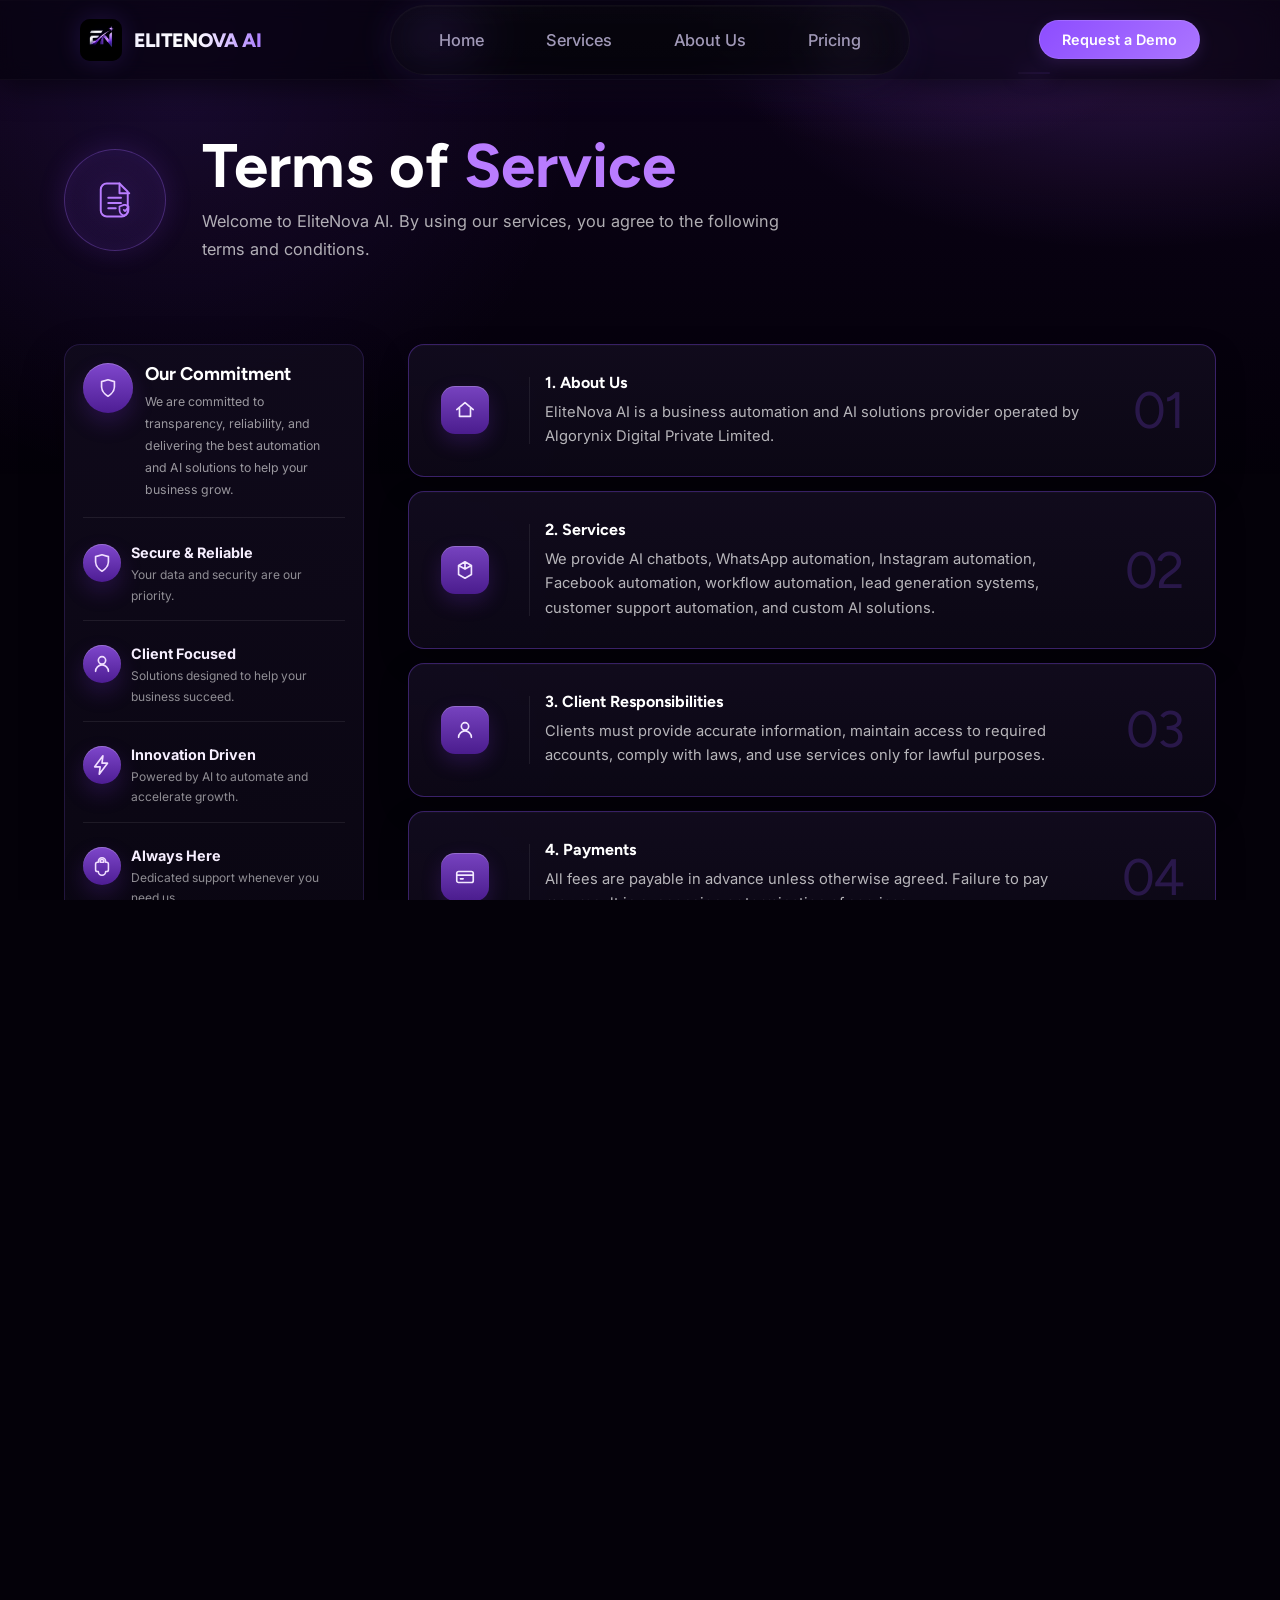
<file: terms-of-service/index.html>
<!DOCTYPE html>
<html lang="en">
<head>
  <meta charset="UTF-8">
  <meta name="viewport" content="width=device-width, initial-scale=1.0">
  <title>Terms of Service | Elitenova AI</title>
  <meta name="description" content="Read the Elitenova AI Terms of Service and Terms & Conditions for service usage, payment, liability, privacy, and contact details.">
  <link rel="icon" type="image/jpeg" href="../assets/ELITENOVA-LOGO.jpeg">
  <link rel="stylesheet" href="../style.css">
  <link rel="stylesheet" href="../style-legal.css">
</head>
<body class="legal-page terms-page">
  <div id="canvas-container">
    <canvas id="canvas-stars"></canvas>
    <canvas id="canvas-torus"></canvas>
  </div>

  <div class="app-container">
    <div class="ambient-glow"></div>

    <header id="main-header">
      <div class="nav-container">
        <a href="../index.html" class="logo">
          <img src="../assets/ELITENOVA-LOGO.jpeg" alt="Elitenova logo" class="logo-mark">
          <span class="logo-wordmark">ELITENOVA AI</span>
        </a>

        <div class="nav-pill">
          <ul class="nav-menu" id="nav-menu">
            <li><a href="../index.html" class="nav-link">Home</a></li>
            <li><a href="../services/" class="nav-link">Services</a></li>
            <li><a href="../about/" class="nav-link">About Us</a></li>
            <li><a href="../pricing/" class="nav-link">Pricing</a></li>
            <li class="mobile-only"><a href="../index.html#cta" class="nav-cta-mobile">Request a Demo</a></li>
          </ul>
        </div>

        <div style="display: flex; align-items: center; gap: 16px;">
          <a href="../index.html#cta" class="nav-cta">Request a Demo</a>
          <div class="menu-toggle" id="menu-toggle">
            <span></span>
            <span></span>
            <span></span>
          </div>
        </div>
      </div>
    </header>

    <main>
      <div class="legal-shell">
        <section class="legal-hero terms-hero">
          <div class="terms-hero-icon" aria-hidden="true">
            <svg viewBox="0 0 64 64">
              <path d="M21 10h17l11 11v25a8 8 0 0 1-8 8H21a8 8 0 0 1-8-8V18a8 8 0 0 1 8-8z" fill="none" stroke="currentColor" stroke-width="2.6"/>
              <path d="M38 10v13h13" fill="none" stroke="currentColor" stroke-width="2.6" stroke-linecap="round" stroke-linejoin="round"/>
              <path d="M23 29h17M23 36h17M23 43h10" fill="none" stroke="currentColor" stroke-width="2.6" stroke-linecap="round"/>
              <path d="M46 38.5l4 2.2v4.3c0 3.6-2.4 6.9-6 7.8-3.6-.9-6-4.2-6-7.8v-4.3l6-2.2z" fill="none" stroke="currentColor" stroke-width="2.3" stroke-linejoin="round"/>
              <path d="M43.7 45.1l1.7 1.8 3.2-3.7" fill="none" stroke="currentColor" stroke-width="2.3" stroke-linecap="round" stroke-linejoin="round"/>
            </svg>
          </div>
          <div class="terms-hero-copy">
            <h1 class="legal-title">Terms of <span>Service</span></h1>
            <p class="legal-subtitle">Welcome to EliteNova AI. By using our services, you agree to the following terms and conditions.</p>
          </div>
        </section>

        <section class="legal-layout" aria-label="Terms of service content">
          <aside class="legal-sidebar">
            <div class="terms-sidehead">
              <div class="terms-side-icon" aria-hidden="true">
                <svg viewBox="0 0 24 24"><path d="M12 21s7-4 7-10V5l-7-2-7 2v6c0 6 7 10 7 10z" fill="none" stroke="currentColor" stroke-width="1.8" stroke-linejoin="round"/></svg>
              </div>
              <div>
                <h2>Our Commitment</h2>
                <p>We are committed to transparency, reliability, and delivering the best automation and AI solutions to help your business grow.</p>
              </div>
            </div>

            <ul class="terms-side-list">
              <li>
                <div class="terms-side-badge" aria-hidden="true">
                  <svg viewBox="0 0 24 24"><path d="M12 21s7-4 7-10V5l-7-2-7 2v6c0 6 7 10 7 10z" fill="none" stroke="currentColor" stroke-width="1.8" stroke-linejoin="round"/></svg>
                </div>
                <div>
                  <strong>Secure &amp; Reliable</strong>
                  <span>Your data and security are our priority.</span>
                </div>
              </li>
              <li>
                <div class="terms-side-badge" aria-hidden="true">
                  <svg viewBox="0 0 24 24"><path d="M12 12a4 4 0 1 0-4-4 4 4 0 0 0 4 4zm-7 8a7 7 0 0 1 14 0" fill="none" stroke="currentColor" stroke-width="1.8" stroke-linecap="round"/></svg>
                </div>
                <div>
                  <strong>Client Focused</strong>
                  <span>Solutions designed to help your business succeed.</span>
                </div>
              </li>
              <li>
                <div class="terms-side-badge" aria-hidden="true">
                  <svg viewBox="0 0 24 24"><path d="M13 2L4 14h6l-1 8 9-12h-6l1-8z" fill="none" stroke="currentColor" stroke-width="1.8" stroke-linejoin="round"/></svg>
                </div>
                <div>
                  <strong>Innovation Driven</strong>
                  <span>Powered by AI to automate and accelerate growth.</span>
                </div>
              </li>
              <li>
                <div class="terms-side-badge" aria-hidden="true">
                  <svg viewBox="0 0 24 24"><path d="M12 3a4 4 0 0 1 4 4v1h1a2 2 0 0 1 2 2v6a2 2 0 0 1-2 2h-1a4 4 0 1 1-8 0H7a2 2 0 0 1-2-2v-6a2 2 0 0 1 2-2h1V7a4 4 0 0 1 4-4zm-2 5h4V7a2 2 0 1 0-4 0z" fill="none" stroke="currentColor" stroke-width="1.7" stroke-linejoin="round"/></svg>
                </div>
                <div>
                  <strong>Always Here</strong>
                  <span>Dedicated support whenever you need us.</span>
                </div>
              </li>
            </ul>
          </aside>

          <div class="terms-cards">
            <section class="legal-card terms-card" id="about-us">
              <div class="terms-card-icon" aria-hidden="true">
                <svg viewBox="0 0 24 24"><path d="M3 11.5L12 4l9 7.5M6 10v9h12v-9" fill="none" stroke="currentColor" stroke-width="1.8" stroke-linecap="round" stroke-linejoin="round"/></svg>
              </div>
              <div class="terms-card-copy">
                <h2>1. About Us</h2>
                <p>EliteNova AI is a business automation and AI solutions provider operated by Algorynix Digital Private Limited.</p>
              </div>
              <div class="terms-card-number">01</div>
            </section>

            <section class="legal-card terms-card" id="services">
              <div class="terms-card-icon" aria-hidden="true">
                <svg viewBox="0 0 24 24"><path d="M12 3l7 4v10l-7 4-7-4V7l7-4zm0 0v8m7-4l-7 4-7-4" fill="none" stroke="currentColor" stroke-width="1.8" stroke-linejoin="round"/></svg>
              </div>
              <div class="terms-card-copy">
                <h2>2. Services</h2>
                <p>We provide AI chatbots, WhatsApp automation, Instagram automation, Facebook automation, workflow automation, lead generation systems, customer support automation, and custom AI solutions.</p>
              </div>
              <div class="terms-card-number">02</div>
            </section>

            <section class="legal-card terms-card" id="client-responsibilities">
              <div class="terms-card-icon" aria-hidden="true">
                <svg viewBox="0 0 24 24"><path d="M12 12a4 4 0 1 0-4-4 4 4 0 0 0 4 4zm-7 8a7 7 0 0 1 14 0" fill="none" stroke="currentColor" stroke-width="1.8" stroke-linecap="round"/></svg>
              </div>
              <div class="terms-card-copy">
                <h2>3. Client Responsibilities</h2>
                <p>Clients must provide accurate information, maintain access to required accounts, comply with laws, and use services only for lawful purposes.</p>
              </div>
              <div class="terms-card-number">03</div>
            </section>

            <section class="legal-card terms-card" id="payments">
              <div class="terms-card-icon" aria-hidden="true">
                <svg viewBox="0 0 24 24"><rect x="3" y="6" width="18" height="12" rx="2" fill="none" stroke="currentColor" stroke-width="1.8"/><path d="M3 10h18M7 14h3" fill="none" stroke="currentColor" stroke-width="1.8" stroke-linecap="round"/></svg>
              </div>
              <div class="terms-card-copy">
                <h2>4. Payments</h2>
                <p>All fees are payable in advance unless otherwise agreed. Failure to pay may result in suspension or termination of services.</p>
              </div>
              <div class="terms-card-number">04</div>
            </section>

            <section class="legal-card terms-card" id="subscription-services">
              <div class="terms-card-icon" aria-hidden="true">
                <svg viewBox="0 0 24 24"><path d="M20 12a8 8 0 1 1-2.35-5.65M20 4v6h-6" fill="none" stroke="currentColor" stroke-width="1.8" stroke-linecap="round" stroke-linejoin="round"/></svg>
              </div>
              <div class="terms-card-copy">
                <h2>5. Subscription Services</h2>
                <p>Subscriptions renew according to the selected plan and may be cancelled before the next billing cycle.</p>
              </div>
              <div class="terms-card-number">05</div>
            </section>

            <section class="legal-card terms-card" id="refund-policy">
              <div class="terms-card-icon" aria-hidden="true">
                <svg viewBox="0 0 24 24"><path d="M7 7h10M7 12h6M7 17h10M4 7l1.5 1.5L7.5 6.5M4 17l1.5 1.5L7.5 16.5" fill="none" stroke="currentColor" stroke-width="1.8" stroke-linecap="round" stroke-linejoin="round"/></svg>
              </div>
              <div class="terms-card-copy">
                <h2>6. Refund Policy</h2>
                <p>Setup fees, onboarding fees, and completed service work are generally non-refundable.</p>
              </div>
              <div class="terms-card-number">06</div>
            </section>

            <section class="legal-card terms-card" id="no-guaranteed-results">
              <div class="terms-card-icon" aria-hidden="true">
                <svg viewBox="0 0 24 24"><path d="M12 21s7-4 7-10V5l-7-2-7 2v6c0 6 7 10 7 10zM9.5 9.5l5 5M14.5 9.5l-5 5" fill="none" stroke="currentColor" stroke-width="1.8" stroke-linecap="round" stroke-linejoin="round"/></svg>
              </div>
              <div class="terms-card-copy">
                <h2>7. No Guaranteed Results</h2>
                <p>EliteNova AI does not guarantee sales, revenue growth, lead generation outcomes, customer acquisition, or business performance improvements.</p>
              </div>
              <div class="terms-card-number">07</div>
            </section>

            <section class="legal-card terms-card" id="ai-limitations">
              <div class="terms-card-icon" aria-hidden="true">
                <svg viewBox="0 0 24 24"><circle cx="12" cy="12" r="8.5" fill="none" stroke="currentColor" stroke-width="1.8"/><path d="M12 8v4l2.5 2.5" fill="none" stroke="currentColor" stroke-width="1.8" stroke-linecap="round" stroke-linejoin="round"/></svg>
              </div>
              <div class="terms-card-copy">
                <h2>8. AI Limitations</h2>
                <p>AI systems may occasionally generate inaccurate, incomplete, or unexpected responses. Clients acknowledge these limitations.</p>
              </div>
              <div class="terms-card-number">08</div>
            </section>

            <section class="legal-card terms-card" id="intellectual-property">
              <div class="terms-card-icon" aria-hidden="true">
                <svg viewBox="0 0 24 24"><path d="M7 17.5l7.5-7.5a2.8 2.8 0 1 1 4 4L11 21.5H7zM13 7l4 4" fill="none" stroke="currentColor" stroke-width="1.8" stroke-linecap="round" stroke-linejoin="round"/></svg>
              </div>
              <div class="terms-card-copy">
                <h2>9. Intellectual Property</h2>
                <p>EliteNova AI retains ownership of its branding, website content, software configurations, and proprietary materials unless otherwise agreed in writing.</p>
              </div>
              <div class="terms-card-number">09</div>
            </section>

            <section class="legal-card terms-card" id="third-party-platforms">
              <div class="terms-card-icon" aria-hidden="true">
                <svg viewBox="0 0 24 24"><path d="M10 14l4-4M8.5 7H7a4 4 0 0 0 0 8h1.5M15.5 7H17a4 4 0 0 1 0 8h-1.5" fill="none" stroke="currentColor" stroke-width="1.8" stroke-linecap="round" stroke-linejoin="round"/></svg>
              </div>
              <div class="terms-card-copy">
                <h2>10. Third-Party Platforms</h2>
                <p>Services may integrate with Instagram, Facebook, WhatsApp Business, OpenAI, Google Services, and other third-party platforms.</p>
              </div>
              <div class="terms-card-number">10</div>
            </section>

            <section class="legal-card terms-card" id="service-availability">
              <div class="terms-card-icon" aria-hidden="true">
                <svg viewBox="0 0 24 24"><path d="M4 12a11 11 0 0 1 16-9M20 12a11 11 0 0 1-16 9M8 12h8" fill="none" stroke="currentColor" stroke-width="1.8" stroke-linecap="round"/><path d="M15.5 5.5l4-2M4.5 20.5l4-2" fill="none" stroke="currentColor" stroke-width="1.8" stroke-linecap="round"/></svg>
              </div>
              <div class="terms-card-copy">
                <h2>11. Service Availability</h2>
                <p>Continuous uptime is not guaranteed. Downtime may occur due to maintenance, technical issues, or third-party disruptions.</p>
              </div>
              <div class="terms-card-number">11</div>
            </section>

            <section class="legal-card terms-card" id="limitation-of-liability">
              <div class="terms-card-icon" aria-hidden="true">
                <svg viewBox="0 0 24 24"><path d="M12 3v18M5 8l7-5 7 5M5 16l7 5 7-5" fill="none" stroke="currentColor" stroke-width="1.8" stroke-linecap="round" stroke-linejoin="round"/></svg>
              </div>
              <div class="terms-card-copy">
                <h2>12. Limitation of Liability</h2>
                <p>EliteNova AI shall not be liable for indirect, consequential, business, revenue, or profit losses. Liability shall not exceed fees paid for the affected service during the prior 30 days.</p>
              </div>
              <div class="terms-card-number">12</div>
            </section>

            <section class="legal-card terms-card" id="termination">
              <div class="terms-card-icon" aria-hidden="true">
                <svg viewBox="0 0 24 24"><path d="M7 7l10 10M17 7L7 17" fill="none" stroke="currentColor" stroke-width="1.8" stroke-linecap="round"/></svg>
              </div>
              <div class="terms-card-copy">
                <h2>13. Termination</h2>
                <p>Services may be suspended or terminated for non-payment, violations of these terms, fraudulent activity, or unlawful conduct.</p>
              </div>
              <div class="terms-card-number">13</div>
            </section>

            <section class="legal-card terms-card" id="privacy">
              <div class="terms-card-icon" aria-hidden="true">
                <svg viewBox="0 0 24 24"><path d="M12 21s7-4 7-10V5l-7-2-7 2v6c0 6 7 10 7 10z" fill="none" stroke="currentColor" stroke-width="1.8" stroke-linejoin="round"/><path d="M9.5 12.5l1.6 1.6 3.4-4.1" fill="none" stroke="currentColor" stroke-width="1.8" stroke-linecap="round" stroke-linejoin="round"/></svg>
              </div>
              <div class="terms-card-copy">
                <h2>14. Privacy</h2>
                <p>Use of our services is also governed by our <a href="../privacy-policy/">Privacy Policy</a>.</p>
              </div>
              <div class="terms-card-number">14</div>
            </section>

            <section class="legal-card terms-card" id="modifications">
              <div class="terms-card-icon" aria-hidden="true">
                <svg viewBox="0 0 24 24"><path d="M4 20h4l10-10-4-4L4 16v4zM13.5 6.5l4 4" fill="none" stroke="currentColor" stroke-width="1.8" stroke-linecap="round" stroke-linejoin="round"/></svg>
              </div>
              <div class="terms-card-copy">
                <h2>15. Modifications</h2>
                <p>EliteNova AI may update these Terms &amp; Conditions at any time.</p>
              </div>
              <div class="terms-card-number">15</div>
            </section>

            <section class="legal-card terms-card" id="governing-law">
              <div class="terms-card-icon" aria-hidden="true">
                <svg viewBox="0 0 24 24"><path d="M12 5l7 3-7 3-7-3 7-3zm0 6v8m-5-5l5 2 5-2" fill="none" stroke="currentColor" stroke-width="1.8" stroke-linecap="round" stroke-linejoin="round"/></svg>
              </div>
              <div class="terms-card-copy">
                <h2>16. Governing Law</h2>
                <p>These Terms are governed by the laws of India and subject to the jurisdiction of the courts of New Delhi, India.</p>
              </div>
              <div class="terms-card-number">16</div>
            </section>

            <section class="legal-card terms-card" id="contact-information">
              <div class="terms-card-icon" aria-hidden="true">
                <svg viewBox="0 0 24 24"><path d="M4 7.5l8 6 8-6M5.5 6h13A1.5 1.5 0 0 1 20 7.5v9a1.5 1.5 0 0 1-1.5 1.5h-13A1.5 1.5 0 0 1 4 16.5v-9A1.5 1.5 0 0 1 5.5 6z" fill="none" stroke="currentColor" stroke-width="1.8" stroke-linecap="round" stroke-linejoin="round"/></svg>
              </div>
              <div class="terms-card-copy">
                <h2>17. Contact Information</h2>
                <p class="legal-contact">Email: <a href="mailto:elitenovaai1@gmail.com">elitenovaai1@gmail.com</a> | Phone: <a href="tel:+918796766540">+91 87967 66540</a> | New Delhi, India</p>
              </div>
              <div class="terms-card-number">17</div>
            </section>
          </div>
        </section>
      </div>
    </main>

    <div id="site-footer"></div>
  </div>

  <script type="module" src="../background3d.js"></script>
  <script src="../main.js"></script>
</body>
</html>
</file>
<file: style.css>
/* Import modern premium typography */
@import url('https://fonts.googleapis.com/css2?family=Figtree:ital,wght@0,300..900;1,300..900&family=Inter:wght@100..900&display=swap');

/* Reset and Core Variables */
:root {
  --bg-color: #040109;
  --bg-card: rgba(17, 10, 29, 0.58);
  --border-color: rgba(210, 191, 255, 0.12);
  --text-primary: #ffffff;
  --text-muted: #a199b8;
  --primary-purple: #8d4dff;
  --primary-glow: rgba(141, 77, 255, 0.52);
  --accent-pink: #d9b5ff;
  --accent-pink-glow: rgba(217, 181, 255, 0.34);
  --accent-violet-deep: #5d22d8;
  --accent-silver: #f4f1ff;
  --transition-smooth: all 0.35s cubic-bezier(0.16, 1, 0.3, 1);
  --font-heading: 'Figtree', sans-serif;
  --font-body: 'Inter', sans-serif;
}

* {
  box-sizing: border-box;
  margin: 0;
  padding: 0;
}

html,
body {
  width: 100%;
  height: 100%;
  background-color: var(--bg-color);
  color: var(--text-primary);
  font-family: var(--font-body);
  overflow-x: hidden;
  scroll-behavior: smooth;
  -webkit-font-smoothing: antialiased;
}

/* Custom Scrollbar */
::-webkit-scrollbar {
  width: 8px;
}

::-webkit-scrollbar-track {
  background: var(--bg-color);
}

::-webkit-scrollbar-thumb {
  background: rgba(255, 255, 255, 0.15);
  border-radius: 4px;
}

::-webkit-scrollbar-thumb:hover {
  background: var(--primary-purple);
}

/* Ambient Glow Background Element (pure CSS backing backup) */
.ambient-glow {
  position: absolute;
  top: 48%;
  left: 50%;
  transform: translate(-50%, -50%);
  width: 640px;
  height: 640px;
  background: radial-gradient(circle, rgba(151, 86, 255, 0.18) 0%, rgba(126, 58, 242, 0.08) 34%, rgba(3, 0, 8, 0) 72%);
  filter: blur(110px);
  pointer-events: none;
  z-index: 1;
}

/* Background 3D Canvas Container */
#canvas-container {
  position: fixed;
  top: 0;
  left: 0;
  width: 100vw;
  height: 100vh;
  z-index: 0;
  pointer-events: none;
}

/* Base Wrapper for Content */
.app-container {
  position: relative;
  width: 100%;
  z-index: 1;
}

/* Header & Navbar */
header {
  position: fixed;
  top: 0;
  left: 0;
  width: 100%;
  height: 80px;
  display: flex;
  justify-content: center;
  align-items: center;
  z-index: 9999;
  transition: var(--transition-smooth);
  background: rgba(3, 0, 8, 0.56);
  backdrop-filter: blur(10px);
  -webkit-backdrop-filter: blur(10px);
  border-bottom: 1px solid rgba(255, 255, 255, 0.03);
  box-shadow: 0 6px 30px rgba(0, 0, 0, 0.55);
}

header.scrolled {
  /* Keep scrolled state slightly stronger */
  background: rgba(3, 0, 8, 0.8);
  backdrop-filter: blur(12px);
  -webkit-backdrop-filter: blur(12px);
  border-bottom: 1px solid var(--border-color);
  height: 70px;
}

.nav-container {
  width: 100%;
  max-width: 1200px;
  padding: 0 40px;
  display: flex;
  justify-content: space-between;
  align-items: center;
}

.logo {
  display: flex;
  align-items: center;
  gap: 12px;
  text-decoration: none;
  color: var(--text-primary);
  font-family: var(--font-heading);
  font-weight: 800;
  font-size: 1.22rem;
  letter-spacing: -0.02em;
}

.logo-mark {
  width: 42px;
  height: 42px;
  object-fit: cover;
  object-position: center 56%;
  border-radius: 10px;
  box-shadow: 0 0 24px rgba(141, 77, 255, 0.18);
}

.logo-wordmark {
  /* Animated gradient text: shifts to purple-white on hover */
  background: linear-gradient(90deg, #f4f1ff 0%, #ffffff 24%, var(--primary-purple) 60%, #ab75ff 100%);
  background-size: 200% 100%;
  background-position: 0% 0%;
  -webkit-background-clip: text;
  background-clip: text;
  -webkit-text-fill-color: transparent;
  transition: background-position 520ms cubic-bezier(0.2, 0.9, 0.2, 1), filter 360ms ease;
}

.logo:hover .logo-wordmark {
  background-position: 100% 0%;
  filter: drop-shadow(0 6px 18px rgba(141, 77, 255, 0.14));
}

.nav-menu {
  display: flex;
  align-items: center;
  gap: 32px;
  list-style: none;
}

.nav-link {
  text-decoration: none;
  color: var(--text-muted);
  font-weight: 500;
  font-size: 0.95rem;
  transition: var(--transition-smooth);
  position: relative;
}

.nav-link:hover {
  color: var(--text-primary);
}

.nav-link::after {
  /* underline removed for per-link bubble design */
  display: none;
}

/* Liquid-glass pill wrapper for navbar (visual only) */
.nav-pill {
  position: relative;
  display: inline-flex;
  align-items: center;
  padding: 14px 34px;
  border-radius: 999px;
  background: linear-gradient(180deg, rgba(255, 255, 255, 0.02), rgba(255, 255, 255, 0.01));
  border: 1px solid rgba(255, 255, 255, 0.04);
  box-shadow: 0 10px 40px rgba(141, 77, 255, 0.06), inset 0 1px 0 rgba(255, 255, 255, 0.02);
  backdrop-filter: blur(12px);
  -webkit-backdrop-filter: blur(12px);
  transition: var(--transition-smooth);
  z-index: 102;
  min-height: 56px;
}

.nav-pill::before {
  content: '';
  position: absolute;
  inset: 0;
  border-radius: inherit;
  pointer-events: none;
  background: radial-gradient(420px circle at 8% 40%, rgba(141, 77, 255, 0.12), transparent 18%), radial-gradient(320px circle at 88% 60%, rgba(217, 181, 255, 0.06), transparent 14%);
  mix-blend-mode: screen;
  filter: blur(18px);
  opacity: 0.98;
}

/* Remove pill-wide hover fill; instead apply hover to individual links below */

/* Large nav items inside the pill */
.nav-menu {
  gap: 34px;
}

/* Individual link appearance and per-link purple hover-fill */
.nav-link {
  position: relative;
  display: inline-flex;
  align-items: center;
  padding: 10px 14px;
  border-radius: 14px;
  font-size: 1.02rem;
  color: var(--text-muted);
  transition: color 0.25s ease;
  z-index: 2;
}

.nav-link::before {
  content: '';
  position: absolute;
  inset: 0;
  /* rectangular with softened corners */
  border-radius: 12px;
  background: linear-gradient(90deg, rgba(94, 31, 167, 0.56) 0%, rgba(129, 74, 200, 0.5) 60%);
  opacity: 0;
  transform: none;
  /* fade-in effect only */
  transition: opacity 220ms ease, box-shadow 220ms ease;
  pointer-events: none;
  mix-blend-mode: normal;
}

.nav-link:hover::before {
  opacity: 0.98;
  box-shadow: 0 10px 30px rgba(94, 31, 167, 0.32);
}

.nav-link:hover {
  color: #ffffff;
}

@keyframes nav-flow {
  0% {
    transform: translateX(-6%) translateY(0) scale(1);
  }

  50% {
    transform: translateX(6%) translateY(-3%) scale(1.01);
  }

  100% {
    transform: translateX(-6%) translateY(0) scale(1);
  }
}

.nav-cta {
  background: linear-gradient(135deg, var(--primary-purple), #ab75ff);
  color: var(--text-primary);
  text-decoration: none;
  padding: 10px 22px;
  border-radius: 99px;
  font-weight: 600;
  font-size: 0.9rem;
  border: 1px solid rgba(255, 255, 255, 0.1);
  box-shadow: 0 4px 15px rgba(129, 74, 200, 0.2);
  transition: var(--transition-smooth);
}

.nav-cta:hover {
  background: linear-gradient(135deg, #9e61ff, #c693ff);
  box-shadow: 0 6px 20px var(--accent-pink-glow);
  transform: translateY(-2px);
}

/* Hero Section */
.hero {
  position: relative;
  min-height: 100vh;
  display: flex;
  align-items: center;
  padding: 138px 40px 110px;
  overflow: hidden;
  isolation: isolate;
}

.hero-grid {
  position: relative;
  z-index: 3;
  width: 100%;
  max-width: 1240px;
  margin: 0 auto;
  display: grid;
  grid-template-columns: minmax(0, 1.08fr) minmax(0, 0.92fr);
  gap: clamp(32px, 5vw, 72px);
  align-items: center;
}

.hero-content {
  display: flex;
  flex-direction: column;
  align-items: flex-start;
  text-align: left;
}

.hero::before {
  content: '';
  position: absolute;
  inset: 0;
  background-image:
    radial-gradient(circle at 8% 12%, rgba(255, 255, 255, 0.9) 0 1px, transparent 1.4px),
    radial-gradient(circle at 22% 22%, rgba(255, 255, 255, 0.75) 0 1px, transparent 1.5px),
    radial-gradient(circle at 38% 18%, rgba(255, 255, 255, 0.55) 0 0.9px, transparent 1.4px),
    radial-gradient(circle at 57% 14%, rgba(255, 255, 255, 0.8) 0 1px, transparent 1.5px),
    radial-gradient(circle at 73% 20%, rgba(255, 255, 255, 0.6) 0 1px, transparent 1.5px),
    radial-gradient(circle at 88% 10%, rgba(255, 255, 255, 0.9) 0 1.2px, transparent 1.6px),
    radial-gradient(circle at 14% 38%, rgba(255, 255, 255, 0.5) 0 0.9px, transparent 1.4px),
    radial-gradient(circle at 82% 34%, rgba(255, 255, 255, 0.5) 0 1px, transparent 1.4px);
  background-size: 320px 220px, 360px 240px, 280px 220px, 340px 230px, 300px 200px, 380px 260px, 310px 240px, 330px 250px;
  background-repeat: repeat;
  opacity: 0.18;
  z-index: 0;
}

.hero::after {
  content: '';
  position: absolute;
  inset: 0;
  background:
    radial-gradient(circle at 78% 42%, rgba(3, 0, 8, 0) 0%, rgba(3, 0, 8, 0.08) 18%, rgba(3, 0, 8, 0.28) 42%, rgba(3, 0, 8, 0.62) 72%),
    linear-gradient(to bottom, rgba(3, 0, 8, 0.03) 0%, rgba(3, 0, 8, 0.14) 26%, rgba(3, 0, 8, 0.4) 52%, rgba(3, 0, 8, 0.08) 100%);
  z-index: 1;
}

.hero-visual {
  position: relative;
  width: 100%;
  min-height: clamp(420px, 42vw, 540px);
  pointer-events: none;
  z-index: 2;
  filter: saturate(1.12);
}

.hero-glow {
  position: absolute;
  border-radius: 50%;
  top: 50%;
  left: 58%;
  width: min(100%, 460px);
  height: min(100%, 460px);
  transform: translate(-50%, -50%);
}

.hero-glow-back {
  background:
    radial-gradient(circle at 50% 50%, rgba(188, 121, 255, 0.28) 0%, rgba(137, 78, 235, 0.22) 24%, rgba(78, 26, 148, 0.12) 46%, rgba(3, 0, 8, 0) 74%);
  filter: blur(42px);
  transform: translate(-50%, -50%) scale(1.12);
  opacity: 0.95;
}

.hero-glow-core {
  background:
    radial-gradient(circle at 52% 54%, rgba(255, 255, 255, 0.18) 0%, rgba(226, 176, 255, 0.16) 10%, rgba(181, 107, 255, 0.26) 18%, rgba(128, 56, 226, 0.2) 32%, rgba(3, 0, 8, 0) 60%);
  filter: blur(38px);
  transform: translate(-50%, -50%) scale(0.88);
  opacity: 1;
}

.hero-glow-arc {
  width: min(100%, 380px);
  height: min(100%, 380px);
  background: conic-gradient(from 210deg, rgba(3, 0, 8, 0) 0deg, rgba(170, 95, 255, 0.06) 42deg, rgba(186, 122, 255, 0.5) 126deg, rgba(108, 45, 210, 0.44) 214deg, rgba(3, 0, 8, 0) 320deg, rgba(3, 0, 8, 0) 360deg);
  filter: blur(20px);
  transform: translate(-50%, -50%) rotate(-12deg) scale(0.94);
  opacity: 0.86;
  -webkit-mask: radial-gradient(circle at center, transparent 30%, #000 36%, #000 54%, transparent 64%);
  mask: radial-gradient(circle at center, transparent 30%, #000 36%, #000 54%, transparent 64%);
}

.badge-capsule {
  display: inline-flex;
  align-items: center;
  gap: 8px;
  background: rgba(129, 74, 200, 0.1);
  border: 1px solid var(--border-color);
  padding: 6px 14px;
  border-radius: 99px;
  margin-bottom: 28px;
  transition: var(--transition-smooth);
  backdrop-filter: blur(4px);
}

.badge-capsule:hover {
  border-color: rgba(223, 122, 254, 0.3);
  box-shadow: 0 0 15px rgba(129, 74, 200, 0.1);
  transform: translateY(-1px);
}

.badge-pill {
  background: linear-gradient(135deg, var(--primary-purple), #bc91ff);
  color: var(--text-primary);
  font-size: 0.75rem;
  font-weight: 700;
  padding: 2px 8px;
  border-radius: 99px;
  text-transform: uppercase;
  letter-spacing: 0.05em;
}

.badge-text {
  color: rgba(255, 255, 255, 0.72);
  font-size: 0.85rem;
  font-weight: 500;
  letter-spacing: 0.01em;
}

.hero-title {
  font-family: "Figtree", sans-serif;
  font-size: clamp(2.85rem, 5vw, 5.25rem);
  font-weight: 900;
  line-height: 1.08;
  letter-spacing: -0.03em;
  max-width: 620px;
  margin-bottom: 20px;
  color: var(--text-primary);
}

.hero-subtitle {
  font-size: clamp(1rem, 1vw, 1.15rem);
  line-height: 1.5;
  color: rgba(255, 255, 255, 0.62);
  max-width: 520px;
  margin-bottom: 20px;
}

/* Scroll reveal (framer-like smooth motion) */
.reveal {
  opacity: 0;
  transform: translateY(22px) scale(0.995);
  transition: opacity 680ms cubic-bezier(0.16, 1, 0.3, 1), transform 780ms cubic-bezier(0.16, 1, 0.3, 1);
  will-change: opacity, transform;
}

.reveal.active {
  opacity: 1;
  transform: none;
}

.hero-actions {
  display: flex;
  gap: 12px;
  align-items: center;
  z-index: 10;
}

.hero-actions .btn {
  padding: 11px 22px;
  font-size: 0.88rem;
}

.hero-actions .btn svg {
  width: 14px;
  height: 14px;
}

.hero-accent {
  display: inline-block;
  background: linear-gradient(90deg, #d8b4fe, #a855f7, #8b5cf6);
  -webkit-background-clip: text;
  background-clip: text;
  color: transparent;
}

.btn {
  display: inline-flex;
  align-items: center;
  gap: 8px;
  padding: 14px 28px;
  border-radius: 99px;
  font-weight: 600;
  font-size: 0.95rem;
  text-decoration: none;
  cursor: pointer;
  transition: var(--transition-smooth);
}

.btn-primary {
  background: linear-gradient(135deg, var(--primary-purple), #be91ff);
  color: var(--text-primary);
  border: 1px solid rgba(255, 255, 255, 0.15);
  box-shadow: 0 10px 28px rgba(141, 77, 255, 0.36);
}

.btn-primary:hover {
  transform: translateY(-3px) scale(1.02);
  box-shadow: 0 15px 32px rgba(141, 77, 255, 0.52);
  border-color: rgba(255, 255, 255, 0.3);
}

.btn-secondary {
  background: rgba(255, 255, 255, 0.03);
  color: var(--text-primary);
  border: 1px solid var(--border-color);
  backdrop-filter: blur(8px);
}

.btn-secondary:hover {
  background: rgba(255, 255, 255, 0.08);
  border-color: rgba(255, 255, 255, 0.2);
  transform: translateY(-3px);
}

.btn svg {
  transition: transform 0.3s;
  width: 16px;
  height: 16px;
  stroke: currentColor;
  stroke-width: 2.5;
  fill: none;
}

.btn-primary:hover svg {
  transform: translate(2px, -2px);
}

/* Logo Ticker Section */
.ticker-section {
  width: 100%;
  padding: 60px 0;
  border-top: 1px solid var(--border-color);
  border-bottom: 1px solid var(--border-color);
  background: rgba(3, 0, 8, 0.4);
  backdrop-filter: blur(4px);
  overflow: hidden;
  position: relative;
}

.ticker-title {
  text-align: center;
  font-size: 0.85rem;
  color: var(--text-muted);
  text-transform: uppercase;
  letter-spacing: 0.15em;
  margin-bottom: 30px;
  font-weight: 600;
}

.ticker-wrap {
  width: 100%;
  display: flex;
}

.ticker-track {
  display: flex;
  width: max-content;
  animation: marquee 25s linear infinite;
  gap: 80px;
  padding-right: 80px;
}

.ticker-item {
  display: flex;
  align-items: center;
  gap: 10px;
  color: rgba(255, 255, 255, 0.4);
  font-family: var(--font-heading);
  font-weight: 700;
  font-size: 1.15rem;
  letter-spacing: -0.01em;
  user-select: none;
}

.ticker-item svg {
  width: 24px;
  height: 24px;
  fill: currentColor;
}

@keyframes marquee {
  0% {
    transform: translate3d(0, 0, 0);
  }

  100% {
    transform: translate3d(-50%, 0, 0);
  }
}

/* Features Section */
.features-section {
  max-width: 1200px;
  margin: 0 auto;
  padding: 120px 40px;
  position: relative;
}

.section-header {
  text-align: center;
  margin-bottom: 80px;
}

.section-tag {
  color: var(--accent-pink);
  font-size: 0.85rem;
  font-weight: 700;
  text-transform: uppercase;
  letter-spacing: 0.15em;
  margin-bottom: 16px;
  display: inline-block;
}

.section-title {
  font-family: var(--font-heading);
  font-size: clamp(2rem, 3.5vw, 3rem);
  font-weight: 800;
  letter-spacing: -0.02em;
  margin-bottom: 20px;
}

.section-subtitle {
  color: var(--text-muted);
  font-size: 1.1rem;
  max-width: 550px;
  margin: 0 auto;
  line-height: 1.5;
}

/* Feature Grid */
.features-grid {
  display: grid;
  grid-template-columns: repeat(3, 1fr);
  gap: 30px;
}

.feature-card {
  position: relative;
  background: var(--bg-card);
  border: 1px solid var(--border-color);
  border-radius: 24px;
  padding: 40px;
  overflow: hidden;
  display: flex;
  flex-direction: column;
  align-items: flex-start;
  transition: transform 0.4s cubic-bezier(0.16, 1, 0.3, 1), border-color 0.4s;
  backdrop-filter: blur(10px);
  -webkit-backdrop-filter: blur(10px);
}

.feature-card:hover {
  transform: translateY(-8px);
  border-color: rgba(223, 122, 254, 0.25);
}

/* JavaScript Mouse-Track radial gradient border shine */
.feature-card::before {
  content: "";
  position: absolute;
  inset: 0;
  background: radial-gradient(350px circle at var(--mouse-x, 50%) var(--mouse-y, 50%), rgba(223, 122, 254, 0.12), transparent 85%);
  z-index: 0;
  pointer-events: none;
  opacity: 0;
  transition: opacity 0.5s;
}

.feature-card:hover::before {
  opacity: 1;
}

.feature-icon-box {
  position: relative;
  z-index: 2;
  width: 54px;
  height: 54px;
  background: rgba(141, 77, 255, 0.1);
  border: 1px solid rgba(217, 181, 255, 0.18);
  border-radius: 14px;
  display: flex;
  align-items: center;
  justify-content: center;
  margin-bottom: 28px;
  color: var(--accent-pink);
  transition: var(--transition-smooth);
}

.feature-card:hover .feature-icon-box {
  background: rgba(223, 122, 254, 0.2);
  color: #fff;
  transform: scale(1.05);
}

.feature-icon-box svg {
  width: 24px;
  height: 24px;
  fill: none;
  stroke: currentColor;
  stroke-width: 2;
}

.feature-card h3 {
  position: relative;
  z-index: 2;
  font-family: var(--font-heading);
  font-size: 1.4rem;
  font-weight: 700;
  margin-bottom: 14px;
  letter-spacing: -0.01em;
}

.feature-card p {
  position: relative;
  z-index: 2;
  color: var(--text-muted);
  font-size: 0.95rem;
  line-height: 1.6;
}

/* Feature list styling */
.feature-lead {
  margin-bottom: 8px;
  color: var(--text-primary);
}

.feature-list {
  list-style: none;
  padding: 0;
  margin: 0;
  margin-top: 8px;
  z-index: 2
}

.feature-list li {
  display: flex;
  align-items: flex-start;
  gap: 12px;
  margin-bottom: 12px;
  color: var(--text-muted);
  font-size: 0.96rem
}

.feature-list li svg {
  width: 18px;
  height: 18px;
  flex: 0 0 18px;
  color: var(--accent-pink);
  stroke: currentColor;
  fill: none;
  stroke-width: 2;
  stroke-linecap: round;
  stroke-linejoin: round;
}

.feature-list li span {
  display: block
}

/* Interactive Demo / Product Section */
.demo-section {
  max-width: 1200px;
  margin: 0 auto;
  padding: 60px 40px 120px 40px;
}

.demo-container {
  position: relative;
  width: 100%;
  background: rgba(13, 9, 23, 0.45);
  border: 1px solid var(--border-color);
  border-radius: 28px;
  padding: 24px;
  backdrop-filter: blur(12px);
  -webkit-backdrop-filter: blur(12px);
  box-shadow: 0 25px 60px rgba(0, 0, 0, 0.5);
  overflow: hidden;
}

.demo-header {
  display: flex;
  justify-content: space-between;
  align-items: center;
  border-bottom: 1px solid var(--border-color);
  padding-bottom: 18px;
  margin-bottom: 20px;
}

.window-dots {
  display: flex;
  gap: 8px;
}

.dot {
  width: 12px;
  height: 12px;
  border-radius: 50%;
}

.dot.red {
  background-color: #ff5f56;
}

.dot.yellow {
  background-color: #ffbd2e;
}

.dot.green {
  background-color: #27c93f;
}

.window-title {
  font-family: var(--font-heading);
  font-size: 0.85rem;
  font-weight: 600;
  color: var(--text-muted);
  text-transform: uppercase;
  letter-spacing: 0.1em;
}

.demo-layout {
  display: grid;
  grid-template-columns: 280px 1fr;
  gap: 20px;
  min-height: 400px;
}

.demo-sidebar {
  border-right: 1px solid var(--border-color);
  padding-right: 20px;
  display: flex;
  flex-direction: column;
  gap: 12px;
}

.sidebar-item {
  padding: 12px 16px;
  border-radius: 12px;
  font-size: 0.9rem;
  font-weight: 500;
  color: var(--text-muted);
  cursor: pointer;
  transition: var(--transition-smooth);
  display: flex;
  align-items: center;
  gap: 12px;
  border: 1px solid transparent;
}

.sidebar-item:hover,
.sidebar-item.active {
  background: rgba(141, 77, 255, 0.12);
  color: var(--text-primary);
  border-color: rgba(141, 77, 255, 0.25);
}

.sidebar-item svg {
  width: 18px;
  height: 18px;
  fill: none;
  stroke: currentColor;
  stroke-width: 2;
}

.demo-content {
  display: flex;
  flex-direction: column;
  justify-content: space-between;
  background: rgba(0, 0, 0, 0.3);
  border: 1px solid rgba(255, 255, 255, 0.04);
  border-radius: 18px;
  padding: 24px;
  position: relative;
  overflow: hidden;
}

.console-output {
  font-family: 'Courier New', Courier, monospace;
  font-size: 0.85rem;
  color: #a8ffb2;
  line-height: 1.6;
  overflow-y: auto;
  max-height: 300px;
  margin-bottom: 20px;
}

.console-output::-webkit-scrollbar {
  width: 4px;
}

.console-line {
  margin-bottom: 8px;
  opacity: 0;
  transform: translateY(10px);
  animation: consoleFadeIn 0.5s forwards;
}

.console-line.info {
  color: var(--text-muted);
}

.console-line.success {
  color: #51df83;
}

.console-line.warning {
  color: #fec057;
}

.console-line.accent {
  color: var(--accent-pink);
}

@keyframes consoleFadeIn {
  to {
    opacity: 1;
    transform: translateY(0);
  }
}

.console-input-bar {
  display: flex;
  align-items: center;
  gap: 12px;
  background: rgba(255, 255, 255, 0.05);
  border: 1px solid var(--border-color);
  padding: 6px 14px;
  border-radius: 12px;
}

.console-prompt {
  font-family: 'Courier New', Courier, monospace;
  color: var(--accent-pink);
  font-weight: 700;
  font-size: 0.9rem;
}

.console-input-field {
  flex: 1;
  background: none;
  border: none;
  outline: none;
  color: var(--text-primary);
  font-family: var(--font-body);
  font-size: 0.9rem;
}

.console-input-btn {
  background: linear-gradient(135deg, var(--primary-purple), #ab75ff);
  border: none;
  outline: none;
  color: #fff;
  padding: 6px 14px;
  border-radius: 8px;
  font-weight: 600;
  font-size: 0.8rem;
  cursor: pointer;
  transition: var(--transition-smooth);
}

.console-input-btn:hover {
  background: linear-gradient(135deg, #9e61ff, #c693ff);
}

/* Call To Action Section */
.cta-section {
  max-width: 1200px;
  margin: 0 auto;
  padding: 80px 40px;
  position: relative;
  z-index: 10;
}

.cta-box {
  width: 100%;
  position: relative;
  /* closer to reference: deeper purple core with soft rim lights */
  background: linear-gradient(180deg, rgba(21, 11, 40, 0.78) 0%, rgba(15, 7, 32, 0.82) 100%);
  border-radius: 44px;
  padding: 96px 56px;
  text-align: center;
  overflow: hidden;
  backdrop-filter: blur(18px) saturate(1.08);
  -webkit-backdrop-filter: blur(18px) saturate(1.08);
  box-shadow: 0 30px 80px rgba(8, 3, 20, 0.72), inset 0 1px 0 rgba(255, 255, 255, 0.03);
  border: 1px solid rgba(200, 170, 255, 0.06);
}

.cta-box::before {
  /* larger soft purple rim behind the card */
  content: '';
  position: absolute;
  top: 56%;
  left: 50%;
  transform: translate(-50%, -50%);
  width: 860px;
  height: 420px;
  background: radial-gradient(circle at 50% 40%, rgba(123, 63, 213, 0.16), rgba(123, 63, 213, 0.06) 18%, transparent 40%);
  pointer-events: none;
  filter: blur(56px);
  opacity: 0.95;
  animation: highlightFloat 14s ease-in-out infinite;
}

.cta-box::after {
  /* finer dotted texture and slow motion for subtle depth */
  content: '';
  position: absolute;
  inset: 0;
  pointer-events: none;
  background-image: radial-gradient(rgba(255, 255, 255, 0.02) 0.8px, transparent 0.8px);
  background-size: 14px 14px;
  mix-blend-mode: screen;
  opacity: 0.08;
  transform: translateZ(0);
  animation: dotsScroll 30s linear infinite;
}

@keyframes highlightFloat {
  0% {
    transform: translate(-50%, -50%) scale(1);
  }

  50% {
    transform: translate(-48%, -53%) scale(1.02);
  }

  100% {
    transform: translate(-50%, -50%) scale(1);
  }
}

@keyframes dotsScroll {
  0% {
    background-position: 0 0;
  }

  100% {
    background-position: 260px 0;
  }
}

/* Glossy sheen inside CTA card */
.cta-sheen {
  position: absolute;
  top: 12px;
  left: 6%;
  right: 6%;
  height: 72px;
  border-radius: 28px;
  pointer-events: none;
  background: linear-gradient(180deg, rgba(255, 255, 255, 0.08), rgba(255, 255, 255, 0.02));
  mix-blend-mode: overlay;
  filter: blur(8px) saturate(1.1);
  opacity: 0.9;
  transform: translateY(0) rotate(-1deg);
}

/* Inner gradient ring behind CTA form (buttons) */
.cta-form {
  position: relative;
}

.cta-form::before {
  content: '';
  position: absolute;
  left: 50%;
  top: 50%;
  transform: translate(-50%, -50%);
  width: 420px;
  height: 120px;
  border-radius: 999px;
  background: radial-gradient(120px 40px at 50% 40%, rgba(139, 64, 255, 0.14), rgba(139, 64, 255, 0.06) 40%, transparent 60%);
  filter: blur(24px);
  z-index: -1;
  pointer-events: none;
}

/* Tune glow & animation speeds for subtler motion */
.cta-box::before {
  animation-duration: 16s;
}

.cta-box::after {
  animation-duration: 34s;
}

.integration-tile.center {
  transform: scale(1.06);
}

/* Cursor-follow glow */

#cursor-glow {
  position: fixed;
  left: 0;
  top: 0;
  width: 420px;
  height: 420px;
  border-radius: 50%;
  pointer-events: none;
  z-index: 9999;
  opacity: 0;
  transform: translate(-50%, -50%) scale(1);
  mix-blend-mode: screen;
  will-change: transform, opacity;
  filter: blur(48px) saturate(1.12);
  background: radial-gradient(circle at 35% 35%, rgba(188, 121, 255, 0.72) 0%, rgba(139, 64, 255, 0.52) 20%, rgba(75, 0, 130, 0.18) 46%, transparent 70%);
  transition: opacity 180ms linear, transform 220ms cubic-bezier(.2, .9, .2, 1);
  box-shadow: 0 12px 80px rgba(139, 64, 255, 0.12), inset 0 6px 40px rgba(188, 121, 255, 0.06);
}

@media (max-width: 800px) {
  #cursor-glow {
    display: none;
  }
}

.cta-tag {
  color: var(--accent-pink);
  font-size: 0.85rem;
  font-weight: 700;
  text-transform: uppercase;
  letter-spacing: 0.15em;
  margin-bottom: 24px;
  display: inline-block;
  position: relative;
}

.cta-title {
  font-family: var(--font-heading);
  font-size: clamp(2.2rem, 4.5vw, 3.8rem);
  font-weight: 800;
  letter-spacing: -0.02em;
  margin-bottom: 20px;
  position: relative;
  background: linear-gradient(to bottom, #ffffff 60%, rgba(255, 255, 255, 0.85) 100%);
  -webkit-background-clip: text;
  background-clip: text;
  -webkit-text-fill-color: transparent;
}

.cta-desc {
  color: var(--text-muted);
  font-size: 1.15rem;
  max-width: 500px;
  margin: 0 auto 40px auto;
  line-height: 1.6;
  position: relative;
}

.cta-form {
  position: relative;
  max-width: 480px;
  margin: 0 auto;
  display: flex;
  justify-content: center;
  gap: 12px;
}

.cta-input {
  flex: 1;
  background: rgba(0, 0, 0, 0.4);
  border: 1px solid var(--border-color);
  padding: 16px 24px;
  border-radius: 99px;
  color: var(--text-primary);
  font-family: var(--font-body);
  font-size: 0.95rem;
  outline: none;
  transition: var(--transition-smooth);
}

.cta-input:focus {
  border-color: var(--accent-pink);
  box-shadow: 0 0 15px rgba(223, 122, 254, 0.15);
  background: rgba(0, 0, 0, 0.6);
}

.cta-btn {
  display: inline-flex;
  align-items: center;
  justify-content: center;
  position: relative;
  isolation: isolate;
  overflow: hidden;
  background: linear-gradient(135deg, var(--accent-silver), #d8bfff);
  color: #170b31;
  border: none;
  outline: none;
  font-weight: 700;
  min-height: 64px;
  padding: 18px 34px;
  border-radius: 99px;
  font-size: 0.95rem;
  line-height: 1;
  letter-spacing: 0.01em;
  cursor: pointer;
  box-shadow: 0 10px 28px rgba(216, 191, 255, 0.18);
  transition: transform 0.25s ease, box-shadow 0.25s ease, color 0.25s ease;
}

.cta-btn::before {
  content: "";
  position: absolute;
  inset: 0;
  z-index: -1;
  background: linear-gradient(90deg, #7b2cff 0%, #8c3cff 35%, #b45cff 100%);
  transform: translateX(-102%);
  transition: transform 0.35s ease;
}

.cta-btn:hover {
  color: #fff;
  transform: translateY(-3px) scale(1.01);
  box-shadow: 0 14px 34px rgba(223, 122, 254, 0.28);
}

.cta-btn:hover::before {
  transform: translateX(0);
}

.cta-msg {
  font-size: 0.85rem;
  margin-top: 14px;
  opacity: 0;
  transition: opacity 0.3s;
}

.cta-msg.show {
  opacity: 1;
}

/* Footer Section */
.site-footer {
  position: relative;
  z-index: 2;
  padding: 48px 40px 64px;
  border-top: none;
  background: transparent;
}

.site-footer-wrap {
  max-width: 1200px;
  margin: 0 auto;
}

.site-footer-card {
  position: relative;
  overflow: hidden;
  padding: 36px 40px 28px;
  border-radius: 28px;
  background: linear-gradient(180deg, rgba(18, 10, 32, 0.92), rgba(10, 6, 20, 0.88));
  border: 1px solid rgba(139, 92, 246, 0.16);
  box-shadow:
    0 24px 64px rgba(0, 0, 0, 0.45),
    0 0 0 1px rgba(255, 255, 255, 0.03) inset,
    0 0 80px rgba(141, 77, 255, 0.06);
  backdrop-filter: blur(16px);
  -webkit-backdrop-filter: blur(16px);
  transition: border-color 0.35s ease, box-shadow 0.35s ease;
}

.site-footer-glow {
  position: absolute;
  top: 0;
  left: 0;
  width: 500px;
  height: 500px;
  border-radius: 50%;
  background: radial-gradient(circle, rgba(167, 139, 250, 0.18) 0%, rgba(139, 92, 246, 0.08) 35%, rgba(223, 122, 254, 0.02) 60%, transparent 85%);
  pointer-events: none;
  z-index: 1;
  mix-blend-mode: screen;
  will-change: transform, opacity;
  opacity: 0;
}

.site-footer-card:hover {
  border-color: rgba(139, 92, 246, 0.24);
  box-shadow:
    0 28px 72px rgba(0, 0, 0, 0.5),
    0 0 0 1px rgba(255, 255, 255, 0.04) inset,
    0 0 100px rgba(141, 77, 255, 0.1);
}

.site-footer-top {
  position: relative;
  z-index: 2;
  display: flex;
  align-items: center;
  justify-content: space-between;
  gap: 24px;
  padding-bottom: 32px;
  border-bottom: 1px solid rgba(255, 255, 255, 0.06);
  margin-bottom: 32px;
}

.site-footer-brand {
  display: flex;
  align-items: center;
  gap: 14px;
  text-decoration: none;
  color: inherit;
  transition: opacity 0.3s ease;
}

.site-footer-brand:hover {
  opacity: 0.92;
}

.site-footer-logo {
  width: 48px;
  height: 48px;
  border-radius: 12px;
  object-fit: cover;
  box-shadow: 0 0 24px rgba(141, 77, 255, 0.22);
  flex-shrink: 0;
}

.site-footer-brand-text {
  display: flex;
  flex-direction: column;
  gap: 4px;
}

.site-footer-brand-text strong {
  font-family: var(--font-heading);
  font-size: 1.15rem;
  font-weight: 800;
  letter-spacing: -0.02em;
  color: var(--text-primary);
}

.site-footer-brand-text small {
  font-size: 0.82rem;
  color: var(--text-muted);
  font-weight: 400;
  line-height: 1.35;
}

.site-footer-socials {
  display: flex;
  align-items: center;
  gap: 10px;
  flex-shrink: 0;
}

.site-footer-social-btn {
  display: inline-flex;
  align-items: center;
  justify-content: center;
  width: 40px;
  height: 40px;
  border-radius: 10px;
  background: rgba(255, 255, 255, 0.04);
  border: 1px solid rgba(255, 255, 255, 0.08);
  color: rgba(255, 255, 255, 0.75);
  text-decoration: none;
  transition: all 0.35s cubic-bezier(0.16, 1, 0.3, 1);
}

.site-footer-social-btn svg {
  width: 18px;
  height: 18px;
  fill: currentColor;
}

.site-footer-social-btn:hover {
  background: linear-gradient(135deg, rgba(124, 58, 237, 0.35), rgba(168, 85, 247, 0.25));
  border-color: rgba(167, 139, 250, 0.45);
  color: #fff;
  transform: translateY(-3px);
  box-shadow: 0 8px 24px rgba(141, 77, 255, 0.28);
}

.site-footer-columns {
  position: relative;
  z-index: 2;
  display: grid;
  grid-template-columns: repeat(3, 1fr);
  gap: 40px;
  margin-bottom: 32px;
}

.site-footer-col-title {
  font-family: var(--font-heading);
  font-size: 0.95rem;
  font-weight: 700;
  color: var(--text-primary);
  margin-bottom: 18px;
  letter-spacing: -0.01em;
}

.site-footer-links,
.site-footer-contact {
  list-style: none;
  margin: 0;
  padding: 0;
}

.site-footer-links li,
.site-footer-contact li {
  margin-bottom: 12px;
  display: flex;
  align-items: center;
  gap: 8px;
  flex-wrap: wrap;
}

.site-footer-links a,
.site-footer-contact a {
  text-decoration: none;
  color: var(--text-muted);
  font-size: 0.88rem;
  transition: color 0.3s ease, transform 0.3s ease;
  display: inline-block;
}

.site-footer-links a:hover,
.site-footer-contact a:hover {
  color: var(--text-primary);
  transform: translateX(3px);
}

.site-footer-contact li:not(:has(a)) {
  color: var(--text-muted);
  font-size: 0.88rem;
}

.site-footer-badge {
  display: inline-flex;
  align-items: center;
  padding: 2px 8px;
  border-radius: 99px;
  font-size: 0.62rem;
  font-weight: 700;
  letter-spacing: 0.08em;
  color: #fff;
  background: linear-gradient(135deg, #7c3aed, #a855f7);
  box-shadow: 0 4px 14px rgba(141, 77, 255, 0.35);
}

.site-footer-tagline {
  margin-top: 16px;
  font-size: 0.82rem;
  line-height: 1.55;
  color: rgba(255, 255, 255, 0.38);
  max-width: 280px;
}

.site-footer-bottom {
  position: relative;
  z-index: 2;
  display: flex;
  align-items: center;
  justify-content: space-between;
  gap: 20px;
  padding-top: 24px;
  border-top: 1px solid rgba(255, 255, 255, 0.06);
}

.site-footer-copy {
  font-size: 0.78rem;
  color: rgba(255, 255, 255, 0.38);
  margin: 0;
}

.site-footer-legal {
  display: flex;
  align-items: center;
  gap: 24px;
}

.site-footer-legal a {
  font-size: 0.78rem;
  color: rgba(255, 255, 255, 0.38);
  text-decoration: none;
  transition: color 0.3s ease;
}

.site-footer-legal a:hover {
  color: var(--text-primary);
}

/* Legacy footer aliases (backward compat) */
footer:not(.site-footer) {
  border-top: 1px solid var(--border-color);
  padding: 60px 40px;
  background: rgba(3, 0, 8, 0.9);
}

.footer-container {
  max-width: 1200px;
  margin: 0 auto;
  display: flex;
  justify-content: space-between;
  align-items: center;
}

.footer-text {
  color: var(--text-muted);
  font-size: 0.9rem;
}

.footer-links {
  display: flex;
  gap: 30px;
  list-style: none;
}

.footer-link a {
  text-decoration: none;
  color: var(--text-muted);
  font-size: 0.9rem;
  transition: var(--transition-smooth);
}

.footer-link a:hover {
  color: var(--text-primary);
}

@media (max-width: 900px) {
  .site-footer-columns {
    grid-template-columns: 1fr 1fr;
  }

  .site-footer-col:last-child {
    grid-column: 1 / -1;
  }
}

/* Scroll Animations */
.reveal {
  opacity: 0;
  transform: translateY(30px);
  transition: opacity 0.8s ease, transform 0.8s cubic-bezier(0.16, 1, 0.3, 1);
}

.reveal.active {
  opacity: 1;
  transform: translateY(0);
}

/* What Problems We Solve */
.problems-section {
  max-width: 1280px;
  margin: 0 auto;
  padding: 100px 40px 40px;
  position: relative;
  z-index: 3;
}

.problems-header {
  text-align: center;
  margin-bottom: 48px;
}

.problems-tag {
  display: inline-flex;
  align-items: center;
  gap: 14px;
  margin-bottom: 20px;
}

.problems-tag-line {
  display: block;
  width: 48px;
  height: 1px;
  background: linear-gradient(90deg, transparent, rgba(168, 85, 247, 0.7));
}

.problems-tag-line:last-child {
  background: linear-gradient(90deg, rgba(168, 85, 247, 0.7), transparent);
}

.problems-tag-text {
  color: #a78bfa;
  font-size: 0.72rem;
  font-weight: 600;
  letter-spacing: 0.24em;
  text-transform: uppercase;
}

.problems-title {
  font-family: var(--font-heading);
  font-size: clamp(1.85rem, 3.2vw, 2.75rem);
  font-weight: 800;
  letter-spacing: -0.03em;
  line-height: 1.15;
  color: #fff;
  margin-bottom: 16px;
}

.problems-title-accent {
  color: #c4b5fd;
}

.problems-subtitle {
  max-width: 520px;
  margin: 0 auto;
  font-size: 0.95rem;
  line-height: 1.6;
  color: rgba(255, 255, 255, 0.55);
}

.problems-grid {
  display: grid;
  grid-template-columns: repeat(5, 1fr);
  gap: 16px;
}

.problem-card {
  position: relative;
  display: flex;
  flex-direction: column;
  align-items: center;
  text-align: center;
  min-height: 300px;
  padding: 28px 18px 32px;
  border-radius: 18px;
  background: linear-gradient(
    180deg,
    rgba(18, 8, 36, 0.65) 0%,
    rgba(10, 4, 22, 0.52) 100%
  );
  border: 1px solid rgba(168, 85, 247, 0.14);
  backdrop-filter: blur(14px);
  -webkit-backdrop-filter: blur(14px);
  overflow: hidden;
  transition: border-color 0.35s ease, transform 0.35s ease, box-shadow 0.35s ease;
}

.problem-card::after {
  content: '';
  position: absolute;
  left: 12%;
  right: 12%;
  bottom: 0;
  height: 2px;
  border-radius: 99px;
  background: linear-gradient(90deg, transparent, #a855f7, transparent);
  box-shadow: 0 0 18px rgba(168, 85, 247, 0.75);
}

.problem-card:hover {
  border-color: rgba(168, 85, 247, 0.28);
  transform: translateY(-4px);
  box-shadow: 0 16px 48px rgba(141, 77, 255, 0.12);
}

.problem-card-num {
  position: absolute;
  top: 14px;
  right: 16px;
  font-family: var(--font-heading);
  font-size: 2.4rem;
  font-weight: 800;
  line-height: 1;
  color: rgba(168, 85, 247, 0.12);
  letter-spacing: -0.04em;
  pointer-events: none;
  user-select: none;
}

.problem-card-icon {
  position: relative;
  width: 58px;
  height: 58px;
  margin-bottom: 22px;
  border-radius: 50%;
  display: flex;
  align-items: center;
  justify-content: center;
  color: #fff;
  background: radial-gradient(circle at 35% 30%, rgba(192, 132, 252, 0.45), rgba(124, 58, 237, 0.35) 55%, rgba(76, 29, 149, 0.5));
  border: 1px solid rgba(192, 132, 252, 0.35);
  box-shadow:
    0 0 24px rgba(168, 85, 247, 0.35),
    inset 0 0 12px rgba(255, 255, 255, 0.08);
  z-index: 1;
}

.problem-card-icon svg {
  width: 26px;
  height: 26px;
}

.problem-card-title {
  font-family: var(--font-heading);
  font-size: 0.92rem;
  font-weight: 700;
  color: #fff;
  line-height: 1.35;
  margin: 0 0 12px;
  z-index: 1;
}

.problem-card-desc {
  font-size: 0.78rem;
  line-height: 1.55;
  color: rgba(255, 255, 255, 0.48);
  margin: 0;
  z-index: 1;
}

.problem-card-dots {
  position: absolute;
  right: 14px;
  bottom: 18px;
  width: 28px;
  height: 28px;
  background-image: radial-gradient(circle, rgba(168, 85, 247, 0.4) 1.2px, transparent 1.2px);
  background-size: 7px 7px;
  opacity: 0.5;
  pointer-events: none;
}

@media (max-width: 1100px) {
  .problems-grid {
    grid-template-columns: repeat(3, 1fr);
  }
}

@media (max-width: 768px) {
  .problems-section {
    padding: 72px 20px 24px;
  }

  .problems-grid {
    grid-template-columns: repeat(2, 1fr);
    gap: 14px;
  }

  .problem-card {
    min-height: 260px;
    padding: 24px 16px 28px;
  }
}

@media (max-width: 480px) {
  .problems-grid {
    grid-template-columns: 1fr;
    max-width: 340px;
    margin: 0 auto;
  }
}

/* WHY ELITENOVA AI */
.why-section {
  max-width: 1100px;
  margin: 0 auto;
  padding: 60px 40px 120px;
  position: relative;
  z-index: 3;
}

.why-header {
  text-align: center;
  margin-bottom: 52px;
}

.why-tag {
  display: block;
  color: #a78bfa;
  font-size: 0.78rem;
  font-weight: 600;
  letter-spacing: 0.22em;
  text-transform: uppercase;
  margin-bottom: 18px;
}

.why-title {
  font-family: var(--font-heading);
  font-size: clamp(1.85rem, 3.2vw, 2.75rem);
  font-weight: 800;
  letter-spacing: -0.03em;
  line-height: 1.15;
  color: #fff;
}

.why-title-accent {
  background: linear-gradient(90deg, #c084fc, #a855f7, #9333ea);
  -webkit-background-clip: text;
  background-clip: text;
  -webkit-text-fill-color: transparent;
  filter: drop-shadow(0 0 24px rgba(168, 85, 247, 0.45));
}

.why-divider {
  display: block;
  width: 56px;
  height: 3px;
  margin: 22px auto 0;
  border-radius: 99px;
  background: linear-gradient(90deg, transparent, #a855f7, transparent);
  box-shadow: 0 0 16px rgba(168, 85, 247, 0.65);
}

.why-grid {
  display: grid;
  grid-template-columns: repeat(2, 1fr);
  gap: 24px;
}

.why-card {
  position: relative;
  display: flex;
  align-items: center;
  gap: 20px;
  padding: 22px 24px;
  border-radius: 20px;
  background: linear-gradient(
    180deg,
    rgba(22, 10, 40, 0.72) 0%,
    rgba(12, 5, 28, 0.58) 100%
  );
  border: 1px solid rgba(168, 85, 247, 0.22);
  backdrop-filter: blur(14px);
  -webkit-backdrop-filter: blur(14px);
  box-shadow:
    inset 0 1px 0 rgba(168, 85, 247, 0.45),
    inset 0 -1px 0 rgba(168, 85, 247, 0.35),
    0 8px 32px rgba(0, 0, 0, 0.45);
  overflow: hidden;
  transition: border-color 0.35s ease, box-shadow 0.35s ease;
}

.why-card::before {
  content: '';
  position: absolute;
  inset: 0;
  border-radius: inherit;
  pointer-events: none;
  background: radial-gradient(
    ellipse 80% 60% at 20% 50%,
    rgba(168, 85, 247, 0.08),
    transparent 70%
  );
}

.why-card::after {
  content: '';
  position: absolute;
  inset: 0;
  border-radius: inherit;
  pointer-events: none;
  box-shadow:
    inset 0 0 0 1px rgba(168, 85, 247, 0.08),
    inset 12px 0 24px -12px rgba(168, 85, 247, 0.12),
    inset -12px 0 24px -12px rgba(168, 85, 247, 0.12);
}

.why-card:hover {
  border-color: rgba(168, 85, 247, 0.38);
  box-shadow:
    inset 0 1px 0 rgba(192, 132, 252, 0.55),
    inset 0 -1px 0 rgba(192, 132, 252, 0.45),
    0 12px 40px rgba(141, 77, 255, 0.18),
    0 8px 32px rgba(0, 0, 0, 0.5);
}

.why-card-icon {
  position: relative;
  flex-shrink: 0;
  width: 62px;
  height: 62px;
  border-radius: 50%;
  display: flex;
  align-items: center;
  justify-content: center;
  color: #a855f7;
  border: 2px solid rgba(168, 85, 247, 0.55);
  box-shadow:
    0 0 20px rgba(168, 85, 247, 0.28),
    inset 0 0 14px rgba(168, 85, 247, 0.12);
  z-index: 1;
}

.why-card-icon::before {
  content: '';
  position: absolute;
  inset: 5px;
  border-radius: 50%;
  border: 1px solid rgba(168, 85, 247, 0.35);
  pointer-events: none;
}

.why-card-icon svg {
  width: 26px;
  height: 26px;
  position: relative;
  z-index: 1;
}

.why-card-body {
  flex: 1;
  min-width: 0;
  z-index: 1;
}

.why-card-title {
  font-family: var(--font-heading);
  font-size: clamp(0.95rem, 1.4vw, 1.12rem);
  font-weight: 700;
  color: #fff;
  letter-spacing: -0.01em;
  line-height: 1.3;
  margin: 0;
}

.why-card-line {
  display: block;
  width: 36px;
  height: 2px;
  margin-top: 10px;
  border-radius: 99px;
  background: linear-gradient(90deg, #a855f7, rgba(168, 85, 247, 0.3));
  box-shadow: 0 0 8px rgba(168, 85, 247, 0.4);
}

.why-card-dots {
  flex-shrink: 0;
  width: 36px;
  height: 52px;
  margin-left: auto;
  background-image: radial-gradient(circle, rgba(168, 85, 247, 0.45) 1.5px, transparent 1.5px);
  background-size: 9px 9px;
  opacity: 0.55;
  z-index: 1;
}

@media (max-width: 768px) {
  .why-section {
    padding: 72px 20px 88px;
  }

  .why-grid {
    grid-template-columns: 1fr;
    gap: 18px;
  }

  .why-card {
    padding: 20px 18px;
    gap: 16px;
  }

  .why-card-icon {
    width: 54px;
    height: 54px;
  }

  .why-card-icon svg {
    width: 22px;
    height: 22px;
  }

  .why-card-dots {
    width: 28px;
    height: 44px;
  }
}


/* Mobile responsive menu */
.menu-toggle {
  display: none;
  cursor: pointer;
  width: 30px;
  height: 30px;
  position: relative;
  z-index: 101;
}

.menu-toggle span {
  display: block;
  position: absolute;
  left: 4px;
  width: 22px;
  height: 2px;
  background-color: var(--text-primary);
  border-radius: 2px;
  transition: transform 0.3s cubic-bezier(0.16, 1, 0.3, 1), opacity 0.3s ease;
}

.menu-toggle span:nth-child(1) {
  top: 9px;
}

.menu-toggle span:nth-child(2) {
  top: 14px;
}

.menu-toggle span:nth-child(3) {
  top: 19px;
}

.mobile-only {
  display: none;
}

.nav-cta-mobile {
  display: block;
  background: linear-gradient(135deg, var(--primary-purple), #ab75ff);
  color: var(--text-primary);
  text-decoration: none;
  padding: 12px 28px;
  border-radius: 99px;
  font-weight: 600;
  font-size: 1.05rem;
  border: 1px solid rgba(255, 255, 255, 0.1);
  box-shadow: 0 4px 15px rgba(129, 74, 200, 0.2);
  text-align: center;
  margin-top: 10px;
  transition: var(--transition-smooth);
}

.nav-cta-mobile:hover {
  background: linear-gradient(135deg, #9e61ff, #c693ff);
  box-shadow: 0 6px 20px var(--accent-pink-glow);
  transform: translateY(-2px);
}

/* Tablet & Mobile Media Queries */
@media (max-width: 992px) {
  .features-grid {
    grid-template-columns: repeat(2, 1fr);
  }
}

@media (max-width: 768px) {
  .nav-container {
    padding: 0 20px;
  }

  .hero {
    padding: 128px 20px 96px;
  }

  .hero-grid {
    grid-template-columns: 1fr;
    gap: 56px;
  }

  .hero-content {
    align-items: center;
    text-align: center;
  }

  .hero-title {
    max-width: none;
  }

  .hero-subtitle {
    margin-left: auto;
    margin-right: auto;
  }

  .hero-actions {
    justify-content: center;
    flex-wrap: wrap;
  }

  .hero::before {
    opacity: 0.16;
    background-size: 250px 170px, 280px 190px, 220px 170px, 270px 180px, 240px 170px, 290px 200px, 250px 180px, 260px 190px;
  }

  .hero-visual {
    width: 100%;
    max-width: 520px;
    min-height: 400px;
    margin: 0 auto;
  }

  .nav-pill {
    position: static;
    padding: 0;
    background: none;
    border: none;
    box-shadow: none;
    backdrop-filter: none;
    -webkit-backdrop-filter: none;
    min-height: 0;
  }

  .nav-pill::before {
    display: none;
  }

  .nav-menu {
    position: fixed;
    top: 0;
    right: -100%;
    width: 100%;
    height: 100vh;
    background: rgba(3, 0, 8, 0.98);
    backdrop-filter: blur(24px);
    -webkit-backdrop-filter: blur(24px);
    flex-direction: column;
    justify-content: center;
    align-items: center;
    gap: 32px;
    z-index: 100;
    transition: right 0.4s cubic-bezier(0.16, 1, 0.3, 1);
    border-left: none;
    padding: 80px 24px 40px;
  }

  .nav-menu.open {
    right: 0;
  }

  .nav-menu .nav-link {
    font-size: 1.4rem;
    font-weight: 600;
    padding: 12px 24px;
    width: 100%;
    text-align: center;
    border-radius: 12px;
    transition: color 0.3s, background-color 0.3s;
  }

  .nav-menu .nav-link:hover {
    color: var(--text-primary);
    background-color: rgba(255, 255, 255, 0.04);
  }

  .nav-menu .nav-link.active {
    background: rgba(139, 92, 246, 0.1);
    color: var(--text-primary);
    border: 1px solid rgba(139, 92, 246, 0.2);
  }

  .menu-toggle {
    display: block;
    position: fixed;
    top: 25px;
    right: 20px;
    z-index: 1001;
  }

  .menu-toggle.open span:nth-child(1) {
    transform: translateY(5px) rotate(45deg);
  }

  .menu-toggle.open span:nth-child(2) {
    opacity: 0;
    transform: scaleX(0);
  }

  .menu-toggle.open span:nth-child(3) {
    transform: translateY(-5px) rotate(-45deg);
  }

  .mobile-only {
    display: block;
  }

  header .nav-cta {
    display: none;
  }

  .features-grid {
    grid-template-columns: 1fr;
    gap: 24px;
  }

  .demo-layout {
    grid-template-columns: 1fr;
    gap: 24px;
  }

  .demo-sidebar {
    border-right: none;
    border-bottom: 1px solid var(--border-color);
    padding-right: 0;
    padding-bottom: 20px;
    flex-direction: row;
    overflow-x: auto;
  }

  .sidebar-item {
    white-space: nowrap;
  }

  .cta-form {
    flex-direction: column;
    gap: 16px;
  }

  .cta-btn {
    padding: 16px 0;
    width: 100%;
  }

  .site-footer {
    padding: 32px 20px 48px;
  }

  .site-footer-card {
    padding: 28px 22px 22px;
    border-radius: 22px;
  }

  .site-footer-top {
    flex-direction: column;
    align-items: flex-start;
    gap: 20px;
  }

  .site-footer-columns {
    grid-template-columns: 1fr;
    gap: 28px;
  }

  .site-footer-bottom {
    flex-direction: column;
    align-items: flex-start;
    gap: 14px;
  }

  .site-footer-legal {
    flex-wrap: wrap;
    gap: 16px;
  }

  .footer-container {
    flex-direction: column;
    gap: 30px;
    text-align: center;
  }

  .footer-links {
    justify-content: center;
    flex-wrap: wrap;
  }
}

.floating-card {
  position: absolute;
  width: min(100%, 280px);
  padding: 22px 24px;
  border-radius: 22px;
  background: linear-gradient(180deg,
      rgba(18, 10, 32, 0.72),
      rgba(12, 8, 24, 0.48));
  border: 1px solid rgba(138, 92, 245, 0.22);
  backdrop-filter: blur(16px);
  -webkit-backdrop-filter: blur(16px);
  box-shadow:
    0 25px 80px rgba(0, 0, 0, 0.35),
    0 0 40px rgba(138, 92, 245, 0.14),
    inset 0 1px 0 rgba(255, 255, 255, 0.08);
  animation: floatCard 5s ease-in-out infinite;
}

.floating-card small {
  color: #d7c8ff;
  font-size: 13px;
  font-weight: 600;
}

.floating-card h4 {
  margin: 10px 0 8px;
  font-size: clamp(1.35rem, 2vw, 1.65rem);
  font-weight: 800;
  color: white;
  line-height: 1.15;
}

.floating-card p {
  color: rgba(255, 255, 255, .7);
  font-size: 15px;
  line-height: 1.5;
}

.card-bar {
  margin-top: 14px;
  height: 8px;
  border-radius: 999px;
  background: linear-gradient(90deg,
      rgba(138, 92, 245, 0.85),
      rgba(138, 92, 245, 0.08));
}

.card-status {
  display: flex;
  align-items: center;
  gap: 8px;
  margin-top: 14px;
  font-size: 0.82rem;
  color: rgba(255, 255, 255, 0.62);
}

.status-dot {
  width: 8px;
  height: 8px;
  border-radius: 50%;
  background: #34d399;
  box-shadow: 0 0 10px rgba(52, 211, 153, 0.55);
  flex-shrink: 0;
}

@keyframes floatCard {
  0%,
  100% {
    transform: translateY(0) rotate(var(--rot, 0deg));
  }

  50% {
    transform: translateY(-10px) rotate(var(--rot, 0deg));
  }
}

.card-1 {
  top: 0;
  left: 14%;
  z-index: 3;
  --rot: 3deg;
}

.card-2 {
  bottom: 10%;
  left: 0;
  width: min(100%, 250px);
  z-index: 2;
  animation-delay: 1s;
  --rot: -5deg;
}

.card-3 {
  bottom: 6%;
  right: 0;
  width: min(100%, 260px);
  z-index: 4;
  animation-delay: 2s;
  --rot: 4deg;
}

@media (max-width: 1100px) {
  .hero-grid {
    grid-template-columns: 1fr;
    gap: 48px;
  }

  .hero-content {
    align-items: center;
    text-align: center;
  }

  .hero-title {
    max-width: none;
  }

  .hero-subtitle {
    margin-left: auto;
    margin-right: auto;
  }

  .hero-actions {
    justify-content: center;
  }

  .hero-visual {
    max-width: 560px;
    margin: 0 auto;
  }
}

/* Services page */
.services-page main {
  position: relative;
  z-index: 1;
}

.services-page .max-w-container-max {
  max-width: 1280px;
}

.services-page .px-margin-mobile {
  padding-left: 20px;
  padding-right: 20px;
}

@media (min-width: 768px) {
  .services-page .md\:px-margin-desktop {
    padding-left: 64px;
    padding-right: 64px;
  }
}

.hero.hero--services {
  min-height: auto;
  padding: 148px 40px 96px;
}

.services-page .hero-title {
  max-width: 680px;
}

.glass-card {
  position: relative;
  background: linear-gradient(180deg, rgba(18, 10, 32, 0.72), rgba(12, 8, 24, 0.48));
  border: 1px solid rgba(255, 255, 255, 0.08);
  backdrop-filter: blur(16px);
  -webkit-backdrop-filter: blur(16px);
}

.service-card {
  position: relative;
  overflow: hidden;
  transition: transform 0.35s cubic-bezier(0.16, 1, 0.3, 1), border-color 0.35s ease, box-shadow 0.35s ease;
}

.service-card:hover {
  transform: translateY(-6px);
  border-color: rgba(141, 77, 255, 0.22);
  box-shadow: 0 20px 60px rgba(141, 77, 255, 0.12);
}

.grid-overlay {
  background-image:
    linear-gradient(rgba(255, 255, 255, 0.03) 1px, transparent 1px),
    linear-gradient(90deg, rgba(255, 255, 255, 0.03) 1px, transparent 1px);
  background-size: 48px 48px;
}

.liquid-mesh {
  background:
    radial-gradient(circle at 20% 30%, rgba(141, 77, 255, 0.15), transparent 50%),
    radial-gradient(circle at 80% 70%, rgba(79, 127, 255, 0.12), transparent 45%);
}

.glow-line {
  height: 2px;
  min-width: 24px;
  background: linear-gradient(90deg, transparent, rgba(141, 77, 255, 0.45), transparent);
  align-self: center;
}

.nav-link.active {
  color: #ffffff;
}

.nav-link.active::before {
  opacity: 0.98;
  box-shadow: 0 10px 30px rgba(94, 31, 167, 0.32);
}

.about-section-header {
  text-align: center;
  margin: 0 auto 38px;
  max-width: 760px;
}

.about-section-tag {
  display: inline-flex;
  align-items: center;
  justify-content: center;
  margin-bottom: 14px;
  padding: 7px 14px;
  border-radius: 999px;
  background: rgba(139, 92, 246, 0.14);
  border: 1px solid rgba(139, 92, 246, 0.24);
  color: #c4b5fd;
  font-size: 0.74rem;
  font-weight: 700;
  letter-spacing: 0.14em;
  text-transform: uppercase;
}

.about-section-title {
  font-family: var(--font-heading);
  font-size: clamp(2rem, 4vw, 3rem);
  font-weight: 800;
  line-height: 1.06;
  letter-spacing: -0.04em;
  color: #fff;
}

.about-faq {
  padding: 96px 40px 100px;
  max-width: 860px;
  margin: 0 auto;
}

.about-faq-subtitle {
  font-size: 1rem;
  line-height: 1.6;
  color: rgba(255, 255, 255, 0.48);
  max-width: 520px;
  margin: 14px auto 0;
  text-align: center;
}

.about-faq-list {
  display: flex;
  flex-direction: column;
  gap: 12px;
}

.about-faq-item {
  border-radius: 16px;
  background: linear-gradient(180deg, rgba(18, 10, 32, 0.65), rgba(10, 6, 20, 0.45));
  border: 1px solid rgba(139, 92, 246, 0.1);
  overflow: hidden;
  transition:
    border-color 0.4s ease,
    box-shadow 0.4s ease,
    background 0.4s ease;
}

.about-faq-item:hover {
  border-color: rgba(139, 92, 246, 0.25);
  box-shadow: 0 4px 24px rgba(139, 92, 246, 0.08);
}

.about-faq-item.open {
  border-color: rgba(139, 92, 246, 0.35);
  box-shadow:
    0 8px 32px rgba(139, 92, 246, 0.12),
    inset 0 1px 0 rgba(167, 139, 250, 0.08);
  background: linear-gradient(180deg, rgba(24, 14, 42, 0.78), rgba(14, 8, 26, 0.58));
}

.about-faq-question {
  width: 100%;
  display: flex;
  align-items: center;
  gap: 16px;
  padding: 22px 24px;
  background: none;
  border: none;
  cursor: pointer;
  color: #fff;
  font-family: var(--font-heading);
  text-align: left;
  transition: background 0.3s ease;
}

.about-faq-question:hover {
  background: rgba(139, 92, 246, 0.04);
}

.about-faq-question:focus-visible {
  outline: 2px solid rgba(167, 139, 250, 0.6);
  outline-offset: -2px;
  border-radius: 16px;
}

.about-faq-num {
  font-family: var(--font-heading);
  font-size: 0.78rem;
  font-weight: 700;
  color: rgba(167, 139, 250, 0.5);
  letter-spacing: 0.04em;
  min-width: 26px;
  flex-shrink: 0;
  transition: color 0.35s ease;
}

.about-faq-item:hover .about-faq-num,
.about-faq-item.open .about-faq-num {
  color: #a78bfa;
}

.about-faq-q-text {
  flex: 1;
  font-size: 1.02rem;
  font-weight: 650;
  line-height: 1.4;
  letter-spacing: -0.01em;
}

.about-faq-icon {
  display: flex;
  align-items: center;
  justify-content: center;
  width: 36px;
  height: 36px;
  border-radius: 50%;
  background: rgba(139, 92, 246, 0.08);
  border: 1px solid rgba(139, 92, 246, 0.18);
  flex-shrink: 0;
  transition:
    background 0.35s ease,
    border-color 0.35s ease,
    box-shadow 0.35s ease,
    transform 0.4s cubic-bezier(0.16, 1, 0.3, 1);
}

.about-faq-plus {
  width: 18px;
  height: 18px;
  stroke: #c4b5fd;
  stroke-width: 1.9;
  stroke-linecap: round;
  fill: none;
  transition: transform 0.4s cubic-bezier(0.16, 1, 0.3, 1), stroke 0.35s ease;
}

.about-faq-item:hover .about-faq-icon {
  background: rgba(139, 92, 246, 0.14);
  border-color: rgba(167, 139, 250, 0.35);
}

.about-faq-item.open .about-faq-icon {
  background: rgba(139, 92, 246, 0.22);
  border-color: rgba(167, 139, 250, 0.5);
  box-shadow: 0 0 16px rgba(139, 92, 246, 0.2);
}

.about-faq-item.open .about-faq-plus {
  transform: rotate(45deg);
  stroke: #ddd6fe;
}

.about-faq-answer {
  max-height: 0;
  overflow: hidden;
  transition: max-height 0.5s cubic-bezier(0.16, 1, 0.3, 1), opacity 0.4s ease;
  opacity: 0;
}

.about-faq-item.open .about-faq-answer {
  opacity: 1;
}

.about-faq-answer p {
  padding: 0 24px 22px 66px;
  font-size: 0.92rem;
  line-height: 1.7;
  color: rgba(255, 255, 255, 0.55);
}

@media (max-width: 768px) {
  .hero.hero--services {
    padding: 128px 20px 72px;
  }

  .about-faq {
    padding: 64px 20px 72px;
  }

  .about-faq .about-section-title {
    font-size: clamp(1.55rem, 5vw, 2.2rem);
  }

  .about-faq-subtitle {
    font-size: 0.9rem;
    max-width: 100%;
    padding: 0 8px;
  }

  .about-faq-list {
    gap: 10px;
  }

  .about-faq-item {
    border-radius: 14px;
  }

  .about-faq-question {
    padding: 18px 16px;
    gap: 12px;
  }

  .about-faq-q-text {
    font-size: 0.92rem;
  }

  .about-faq-answer p {
    padding: 0 16px 18px 54px;
    font-size: 0.86rem;
  }

  .about-faq-icon {
    width: 32px;
    height: 32px;
  }

  .about-faq-plus {
    width: 16px;
    height: 16px;
  }
}

@media (max-width: 480px) {
  .about-faq {
    padding: 56px 16px 64px;
  }

  .about-faq .about-section-title {
    font-size: 1.45rem;
  }

  .about-faq-subtitle {
    font-size: 0.84rem;
    margin-top: 10px;
  }

  .about-faq-list {
    gap: 8px;
  }

  .about-faq-item {
    border-radius: 12px;
  }

  .about-faq-question {
    padding: 16px 14px;
    gap: 10px;
  }

  .about-faq-num {
    display: none;
  }

  .about-faq-q-text {
    font-size: 0.88rem;
    line-height: 1.35;
  }

  .about-faq-answer p {
    padding: 0 14px 16px 14px;
    font-size: 0.84rem;
    line-height: 1.65;
  }

  .about-faq-icon {
    width: 30px;
    height: 30px;
  }

  .about-faq-plus {
    width: 15px;
    height: 15px;
  }
}

@media (max-width: 360px) {
  .about-faq {
    padding: 48px 12px 56px;
  }

  .about-faq .about-section-title {
    font-size: 1.3rem;
  }

  .about-faq-subtitle {
    font-size: 0.8rem;
  }

  .about-faq-question {
    padding: 14px 12px;
    gap: 8px;
  }

  .about-faq-q-text {
    font-size: 0.82rem;
    word-break: break-word;
  }

  .about-faq-answer p {
    padding: 0 12px 14px 12px;
    font-size: 0.8rem;
  }

  .about-faq-icon {
    width: 28px;
    height: 28px;
  }

  .about-faq-plus {
    width: 14px;
    height: 14px;
  }
}

/* ═══════════════════════════════════════════════════════════
   SERVICES HERO — Redesigned Sphere Layout
   ═══════════════════════════════════════════════════════════ */

/* ─── Services Hero Badge ─────────────────────────────────── */
.services-hero-badge {
  display: inline-flex;
  align-items: center;
  gap: 10px;
  margin-bottom: 28px;
}

.services-badge-pill {
  background: linear-gradient(135deg, #7c3aed, #a855f7);
  color: #fff;
  font-size: 0.72rem;
  font-weight: 700;
  padding: 4px 12px;
  border-radius: 99px;
  letter-spacing: 0.08em;
}

.services-badge-dot {
  color: rgba(139, 92, 246, 0.6);
  font-size: 0.65rem;
}

.services-badge-text {
  color: rgba(255, 255, 255, 0.55);
  font-size: 0.82rem;
  font-weight: 500;
  letter-spacing: 0.08em;
}

/* ─── Trust Badges (under CTAs) ───────────────────────────── */
.hero-trust-badges {
  display: flex;
  gap: 24px;
  margin-top: 36px;
  flex-wrap: wrap;
}

.trust-badge-item {
  display: flex;
  align-items: center;
  gap: 10px;
}

.trust-badge-icon {
  display: flex;
  align-items: center;
  justify-content: center;
  width: 32px;
  height: 32px;
  border-radius: 50%;
  background: rgba(139, 92, 246, 0.12);
  border: 1px solid rgba(139, 92, 246, 0.2);
  flex-shrink: 0;
}

.trust-badge-icon .material-symbols-outlined {
  font-size: 16px;
  color: #a78bfa;
}

.trust-badge-info {
  display: flex;
  flex-direction: column;
}

.trust-badge-info strong {
  color: #fff;
  font-size: 0.82rem;
  font-weight: 600;
  line-height: 1.2;
}

.trust-badge-info small {
  color: rgba(255, 255, 255, 0.45);
  font-size: 0.72rem;
  line-height: 1.3;
}

/* ─── Sphere Container ────────────────────────────────────── */
.services-hero-sphere-wrap {
  position: relative;
  width: 100%;
  min-height: 480px;
  max-height: 580px;
  display: flex;
  align-items: center;
  justify-content: center;
  filter: none;
}

#hero-sphere-canvas {
  position: absolute;
  inset: 0;
  z-index: 1;
}

#hero-sphere-canvas canvas {
  display: block;
  width: 100% !important;
  height: 100% !important;
}

/* ─── Center Label (logo + AI CORE) ───────────────────────── */
.sphere-center-label {
  position: absolute;
  top: 50%;
  left: 50%;
  transform: translate(-50%, -50%);
  z-index: 5;
  display: flex;
  flex-direction: column;
  align-items: center;
  gap: 8px;
  pointer-events: none;
}

.sphere-logo {
  width: 52px;
  height: 52px;
  border-radius: 50%;
  object-fit: cover;
  border: 2px solid rgba(139, 92, 246, 0.4);
  box-shadow: 0 0 30px rgba(139, 92, 246, 0.35);
}

.sphere-core-text {
  color: rgba(255, 255, 255, 0.7);
  font-size: 0.72rem;
  font-weight: 700;
  letter-spacing: 0.15em;
  text-transform: uppercase;
}

/* ─── SVG Orbital Rings Overlay ───────────────────────────── */
.orbit-rings-svg {
  position: absolute;
  top: 50%;
  left: 50%;
  width: 92%;
  height: 92%;
  transform: translate(-50%, -50%);
  z-index: 2;
  pointer-events: none;
}

/* ─── Background Glow ─────────────────────────────────────── */
.sphere-glow {
  position: absolute;
  top: 50%;
  left: 50%;
  width: 65%;
  height: 65%;
  transform: translate(-50%, -50%);
  border-radius: 50%;
  background: radial-gradient(
    circle at center,
    rgba(124, 58, 237, 0.18) 0%,
    rgba(124, 58, 237, 0.08) 35%,
    rgba(124, 58, 237, 0.02) 55%,
    transparent 70%
  );
  filter: blur(30px);
  z-index: 0;
  pointer-events: none;
}

/* ─── Orbit Icon Nodes ────────────────────────────────────── */
.orbit-node {
  position: absolute;
  z-index: 6;
  display: flex;
  flex-direction: column;
  align-items: center;
  gap: 6px;
  pointer-events: none;
  opacity: 0; /* GSAP will animate in */
}

.orbit-node-icon {
  width: 44px;
  height: 44px;
  border-radius: 50%;
  background: linear-gradient(145deg, rgba(18, 10, 32, 0.85), rgba(30, 15, 55, 0.75));
  border: 1px solid rgba(139, 92, 246, 0.35);
  display: flex;
  align-items: center;
  justify-content: center;
  box-shadow:
    0 4px 20px rgba(0, 0, 0, 0.35),
    0 0 15px rgba(139, 92, 246, 0.15);
  backdrop-filter: blur(8px);
  transition: box-shadow 0.3s ease;
}

.orbit-node-icon .material-symbols-outlined {
  font-size: 20px;
  color: #c4b5fd;
}

.orbit-label {
  font-size: 0.62rem;
  font-weight: 600;
  letter-spacing: 0.1em;
  color: rgba(255, 255, 255, 0.55);
  text-align: center;
  line-height: 1.35;
  white-space: nowrap;
}

.orbit-label-right {
  text-align: left;
}

.orbit-label-left {
  text-align: right;
}

/* ── Node Positions (hexagonal layout around center) ──────── */
.node-automation {
  top: 2%;
  left: 50%;
  transform: translateX(-50%);
}

.node-crm {
  top: 25%;
  right: 0%;
  flex-direction: row;
  gap: 10px;
}

.node-whatsapp {
  bottom: 22%;
  right: -2%;
  flex-direction: row;
  gap: 10px;
}

.node-analytics {
  bottom: 2%;
  left: 50%;
  transform: translateX(-50%);
}

.node-chatbots {
  bottom: 22%;
  left: 2%;
  flex-direction: row-reverse;
  gap: 10px;
}

.node-leadgen {
  top: 25%;
  left: 2%;
  flex-direction: row-reverse;
  gap: 10px;
}

/* ─── Trusted By Strip ────────────────────────────────────── */
.hero-trust-strip {
  display: flex;
  align-items: center;
  gap: 40px;
  padding: 24px 40px;
  border-top: 1px solid rgba(255, 255, 255, 0.06);
  border-bottom: 1px solid rgba(255, 255, 255, 0.06);
  background: rgba(7, 7, 10, 0.6);
  max-width: 1240px;
  margin: 0 auto;
  overflow: hidden;
}

.trust-strip-label {
  display: flex;
  flex-direction: column;
  flex-shrink: 0;
  min-width: 120px;
}

.trust-strip-label span {
  font-size: 0.68rem;
  font-weight: 700;
  letter-spacing: 0.12em;
  color: rgba(255, 255, 255, 0.35);
  line-height: 1.5;
}

.trust-strip-logos {
  display: flex;
  align-items: center;
  gap: 36px;
  flex-wrap: nowrap;
  overflow-x: auto;
  scrollbar-width: none;
  -ms-overflow-style: none;
}

.trust-strip-logos::-webkit-scrollbar {
  display: none;
}

.trust-logo {
  display: flex;
  align-items: center;
  gap: 8px;
  font-size: 0.88rem;
  font-weight: 700;
  color: rgba(255, 255, 255, 0.35);
  letter-spacing: 0.06em;
  white-space: nowrap;
  transition: color 0.3s ease;
  flex-shrink: 0;
}

.trust-logo:hover {
  color: rgba(255, 255, 255, 0.6);
}

.trust-logo-stacked {
  flex-direction: column;
  gap: 0;
  line-height: 1;
  letter-spacing: 0.14em;
}

.trust-logo-stacked small {
  font-size: 0.52rem;
  letter-spacing: 0.22em;
  color: rgba(255, 255, 255, 0.25);
}

.trust-logo-icon,
.trust-logo-icon-alt,
.trust-logo-icon-v,
.trust-logo-icon-s,
.trust-logo-icon-o {
  display: inline-flex;
  align-items: center;
  justify-content: center;
  width: 24px;
  height: 24px;
  border-radius: 6px;
  font-size: 0.75rem;
  font-weight: 800;
}

.trust-logo-icon {
  background: rgba(255, 92, 92, 0.15);
  color: rgba(255, 130, 130, 0.6);
}

.trust-logo-icon-alt {
  background: rgba(255, 255, 255, 0.08);
  color: rgba(255, 255, 255, 0.4);
  border-radius: 4px;
}

.trust-logo-icon-v {
  background: rgba(139, 92, 246, 0.12);
  color: rgba(167, 139, 250, 0.6);
}

.trust-logo-icon-s {
  background: rgba(52, 211, 153, 0.12);
  color: rgba(110, 231, 183, 0.6);
}

.trust-logo-icon-o {
  background: rgba(148, 163, 184, 0.1);
  color: rgba(148, 163, 184, 0.5);
  font-size: 1rem;
}

/* ═══════════════════════════════════════════════════════════
   RESPONSIVE — Services Hero
   ═══════════════════════════════════════════════════════════ */

@media (max-width: 1024px) {
  .services-hero-sphere-wrap {
    min-height: 400px;
  }

  .orbit-node-icon {
    width: 38px;
    height: 38px;
  }

  .orbit-node-icon .material-symbols-outlined {
    font-size: 18px;
  }

  .orbit-label {
    font-size: 0.55rem;
  }

  .hero-trust-badges {
    gap: 16px;
  }
}

@media (max-width: 768px) {
  .services-hero-grid {
    grid-template-columns: 1fr !important;
    gap: 32px !important;
  }

  .services-hero-sphere-wrap {
    min-height: 360px;
    max-height: 400px;
    order: -1;
  }

  .hero-trust-badges {
    gap: 12px;
  }

  .trust-badge-item {
    gap: 8px;
  }

  .hero-trust-strip {
    flex-direction: column;
    gap: 16px;
    padding: 20px;
    text-align: center;
  }

  .trust-strip-label {
    align-items: center;
  }

  .trust-strip-logos {
    gap: 24px;
    justify-content: center;
    flex-wrap: wrap;
  }

  .orbit-label {
    font-size: 0.52rem;
  }

  .orbit-node-icon {
    width: 34px;
    height: 34px;
  }

  .orbit-node-icon .material-symbols-outlined {
    font-size: 16px;
  }

  .node-crm,
  .node-whatsapp {
    right: -4%;
  }

  .node-chatbots,
  .node-leadgen {
    left: -2%;
  }
}

@media (max-width: 480px) {
  .services-hero-sphere-wrap {
    min-height: 300px;
    max-height: 340px;
  }

  .orbit-label {
    display: none;
  }

  .orbit-node-icon {
    width: 30px;
    height: 30px;
  }

  .orbit-node-icon .material-symbols-outlined {
    font-size: 14px;
  }

  .sphere-logo {
    width: 40px;
    height: 40px;
  }

  .sphere-core-text {
    font-size: 0.6rem;
  }

  .hero-trust-badges {
    flex-direction: column;
    gap: 10px;
  }
}
</file>
<file: style-legal.css>
.legal-page {
  --legal-card-bg: linear-gradient(180deg, rgba(18, 10, 32, 0.82), rgba(9, 5, 18, 0.72));
  --legal-border: rgba(139, 92, 246, 0.18);
  --legal-shadow: 0 28px 70px rgba(0, 0, 0, 0.36);
}

.legal-page main {
  padding: 136px 24px 72px;
}

.legal-shell {
  width: min(1100px, 100%);
  margin: 0 auto;
}

.legal-hero {
  margin-bottom: 32px;
}

.legal-eyebrow {
  display: inline-flex;
  align-items: center;
  gap: 10px;
  margin-bottom: 18px;
  color: rgba(255, 255, 255, 0.7);
  letter-spacing: 0.14em;
  font-size: 0.78rem;
  text-transform: uppercase;
}

.legal-eyebrow::before {
  content: "";
  width: 34px;
  height: 1px;
  background: linear-gradient(90deg, rgba(141, 77, 255, 0), rgba(141, 77, 255, 0.9));
}

.legal-title {
  font-family: var(--font-heading);
  font-size: clamp(2.4rem, 4.5vw, 4.5rem);
  line-height: 0.98;
  margin-bottom: 16px;
}

.legal-title span {
  color: var(--accent-pink);
}

.legal-subtitle {
  max-width: 760px;
  color: rgba(255, 255, 255, 0.72);
  font-size: 1.02rem;
  line-height: 1.8;
}

.legal-layout {
  display: grid;
  grid-template-columns: minmax(0, 260px) minmax(0, 1fr);
  gap: 24px;
  align-items: start;
}

.legal-sidebar,
.legal-card {
  border: 1px solid var(--legal-border);
  background: var(--legal-card-bg);
  box-shadow: var(--legal-shadow);
  backdrop-filter: blur(18px);
  -webkit-backdrop-filter: blur(18px);
}

.legal-sidebar {
  position: sticky;
  top: 104px;
  border-radius: 24px;
  padding: 24px;
}

.legal-sidebar h2 {
  font-family: var(--font-heading);
  font-size: 1rem;
  margin-bottom: 16px;
}

.legal-sidebar ul {
  list-style: none;
  display: grid;
  gap: 10px;
}

.legal-sidebar a {
  color: rgba(255, 255, 255, 0.68);
  text-decoration: none;
  line-height: 1.45;
  transition: var(--transition-smooth);
}

.legal-sidebar a:hover {
  color: #fff;
}

.legal-card {
  border-radius: 28px;
  padding: 28px;
}

.legal-card + .legal-card {
  margin-top: 20px;
}

.legal-card h2 {
  font-family: var(--font-heading);
  font-size: 1.28rem;
  margin-bottom: 12px;
}

.legal-card p,
.legal-card li,
.legal-contact {
  color: rgba(255, 255, 255, 0.78);
  font-size: 0.98rem;
  line-height: 1.8;
}

.legal-card ul {
  margin: 12px 0 0 20px;
}

.legal-card li + li {
  margin-top: 8px;
}

.legal-contact a {
  color: #fff;
  text-decoration: none;
}

.legal-contact a:hover {
  color: var(--accent-pink);
}

.terms-page main {
  position: relative;
  width: 100%;
  max-width: none;
  padding: 128px clamp(28px, 5vw, 96px) 72px;
  overflow: hidden;
}

.terms-page main::before {
  content: "";
  position: absolute;
  inset: 0 0 auto 0;
  height: min(480px, 55vh);
  border-top: 1px solid rgba(181, 120, 255, 0.16);
  background:
    radial-gradient(ellipse 42% 55% at 88% 12%, rgba(168, 85, 247, 0.18), transparent 72%),
    radial-gradient(ellipse 28% 38% at 72% 6%, rgba(141, 77, 255, 0.14), transparent 68%),
    radial-gradient(circle at 14% 18%, rgba(141, 77, 255, 0.1), transparent 34%),
    linear-gradient(180deg, rgba(68, 22, 128, 0.14) 0%, rgba(4, 1, 9, 0) 100%);
  pointer-events: none;
  z-index: 0;
}

.terms-page main::after {
  content: "";
  position: absolute;
  top: 72px;
  right: clamp(120px, 18vw, 280px);
  width: 32px;
  height: 2px;
  border-radius: 999px;
  background: linear-gradient(90deg, rgba(199, 138, 255, 0.45), rgba(141, 77, 255, 0.95));
  box-shadow: 0 0 18px rgba(141, 77, 255, 0.75);
  pointer-events: none;
  z-index: 0;
}

.terms-page .legal-shell {
  position: relative;
  z-index: 1;
  width: 100%;
  max-width: none;
  margin: 0;
}

.terms-hero,
.terms-page .legal-layout {
  position: relative;
  z-index: 1;
}

.terms-hero {
  display: grid;
  grid-template-columns: clamp(92px, 8vw, 120px) minmax(0, 1fr);
  gap: clamp(20px, 3vw, 36px);
  align-items: center;
  padding: 8px 0 clamp(28px, 4vw, 48px);
}

.terms-hero-icon {
  display: flex;
  align-items: center;
  justify-content: center;
  width: clamp(92px, 8vw, 120px);
  height: clamp(92px, 8vw, 120px);
  border-radius: 50%;
  color: #b97cff;
  background:
    radial-gradient(circle at 50% 50%, rgba(141, 77, 255, 0.18), rgba(141, 77, 255, 0.06) 58%, rgba(141, 77, 255, 0.02) 100%);
  border: 1px solid rgba(163, 104, 255, 0.34);
  box-shadow:
    inset 0 0 32px rgba(141, 77, 255, 0.14),
    0 0 28px rgba(141, 77, 255, 0.16);
}

.terms-hero-icon svg {
  width: 48px;
  height: 48px;
}

.terms-page .legal-title {
  margin-bottom: 12px;
  font-size: clamp(2.5rem, 4.8vw, 4rem);
}

.terms-page .legal-title span {
  color: #b97cff;
}

.terms-page .legal-subtitle {
  max-width: min(680px, 60%);
  color: rgba(255, 255, 255, 0.68);
  line-height: 1.7;
}

.terms-page .legal-layout {
  grid-template-columns: minmax(240px, 26%) minmax(0, 1fr);
  gap: clamp(24px, 3.5vw, 48px);
  align-items: start;
}

.terms-page .legal-sidebar {
  padding: 18px 18px 14px;
  border-radius: 16px;
  background:
    linear-gradient(180deg, rgba(16, 10, 28, 0.95), rgba(11, 7, 20, 0.92));
  box-shadow: 0 18px 44px rgba(0, 0, 0, 0.26);
}

.terms-sidehead {
  display: grid;
  grid-template-columns: 50px minmax(0, 1fr);
  gap: 12px;
  padding-bottom: 16px;
  border-bottom: 1px solid rgba(255, 255, 255, 0.08);
}

.terms-side-icon,
.terms-side-badge {
  display: flex;
  align-items: center;
  justify-content: center;
  color: #f0deff;
  background: linear-gradient(180deg, rgba(159, 89, 255, 0.78), rgba(92, 34, 175, 0.82));
  box-shadow:
    inset 0 1px 0 rgba(255, 255, 255, 0.22),
    0 10px 22px rgba(123, 48, 217, 0.22);
}

.terms-side-icon {
  width: 50px;
  height: 50px;
  border-radius: 50%;
}

.terms-side-icon svg,
.terms-side-badge svg {
  width: 22px;
  height: 22px;
}

.terms-page .legal-sidebar h2 {
  color: #ffffff;
  font-size: 1.15rem;
  margin-bottom: 6px;
}

.terms-page .legal-sidebar p {
  color: rgba(255, 255, 255, 0.58);
  font-size: 0.77rem;
  line-height: 1.8;
}

.terms-side-list {
  list-style: none;
  display: grid;
  gap: 0;
  margin-top: 12px;
}

.terms-side-list li {
  display: grid;
  grid-template-columns: 38px minmax(0, 1fr);
  gap: 10px;
  align-items: start;
  padding: 14px 0;
  border-bottom: 1px solid rgba(255, 255, 255, 0.08);
}

.terms-side-list li:last-child {
  border-bottom: 0;
  padding-bottom: 4px;
}

.terms-side-badge {
  width: 38px;
  height: 38px;
  border-radius: 50%;
}

.terms-side-list strong {
  display: block;
  margin-bottom: 4px;
  color: #f7efff;
  font-size: 0.9rem;
}

.terms-side-list span {
  display: block;
  color: rgba(255, 255, 255, 0.54);
  font-size: 0.75rem;
  line-height: 1.7;
}

.terms-cards {
  display: grid;
  gap: 14px;
}

.terms-page .terms-card {
  display: grid;
  grid-template-columns: 72px minmax(0, 1fr) clamp(56px, 6vw, 88px);
  gap: clamp(16px, 2vw, 28px);
  align-items: center;
  min-height: 108px;
  height: auto;
  padding: clamp(22px, 2.5vw, 28px) clamp(20px, 2.5vw, 32px);
  border-radius: 16px;
  background:
    linear-gradient(180deg, rgba(17, 11, 29, 0.96), rgba(12, 8, 22, 0.93)),
    radial-gradient(circle at 0% 50%, rgba(141, 77, 255, 0.08), transparent 30%);
  border-color: rgba(140, 79, 255, 0.34);
  box-shadow:
    inset 0 1px 0 rgba(255, 255, 255, 0.02),
    0 12px 30px rgba(0, 0, 0, 0.22);
  overflow: hidden;
  transform-origin: center;
  transition:
    transform 0.28s cubic-bezier(0.16, 1, 0.3, 1),
    border-color 0.28s ease,
    box-shadow 0.28s ease;
}

.terms-page .legal-card + .legal-card {
  margin-top: 0;
}

.terms-page .terms-card:hover {
  transform: scale(1.035);
  border-color: rgba(179, 112, 255, 0.6);
  box-shadow:
    inset 0 1px 0 rgba(255, 255, 255, 0.04),
    0 18px 40px rgba(84, 25, 167, 0.24);
  z-index: 2;
}

.terms-card-icon {
  display: flex;
  align-items: center;
  justify-content: center;
  width: 48px;
  height: 48px;
  border-radius: 14px;
  color: #f2e8ff;
  background: linear-gradient(180deg, rgba(159, 89, 255, 0.72), rgba(92, 34, 175, 0.78));
  box-shadow:
    inset 0 1px 0 rgba(255, 255, 255, 0.22),
    0 8px 20px rgba(123, 48, 217, 0.22);
}

.terms-card-icon svg {
  width: 22px;
  height: 22px;
}

.terms-card-copy {
  position: relative;
  padding-left: 6px;
}

.terms-card-copy::before {
  content: "";
  position: absolute;
  left: -10px;
  top: 4px;
  bottom: 4px;
  width: 1px;
  background: rgba(255, 255, 255, 0.08);
}

.terms-page .terms-card h2 {
  margin-bottom: 8px;
  font-size: 1rem;
}

.terms-page .terms-card p,
.terms-page .terms-card .legal-contact {
  font-size: clamp(0.92rem, 1.1vw, 1rem);
  line-height: 1.65;
  color: rgba(255, 255, 255, 0.7);
}

.terms-card-number {
  justify-self: end;
  align-self: center;
  font-family: var(--font-heading);
  font-size: clamp(2.6rem, 4vw, 3.6rem);
  line-height: 1;
  color: rgba(141, 77, 255, 0.22);
  letter-spacing: -0.04em;
}

.privacy-page {
  background: #050208;
}

.privacy-page .ambient-glow {
  opacity: 0.35;
}

.privacy-page main {
  position: relative;
  width: 100%;
  max-width: none;
  padding: 128px clamp(28px, 5vw, 96px) 72px;
  overflow: hidden;
}

.privacy-page main::before {
  content: "";
  position: absolute;
  inset: 0 0 auto 0;
  height: min(520px, 58vh);
  border-top: 1px solid rgba(181, 120, 255, 0.14);
  background:
    radial-gradient(ellipse 46% 58% at 88% 10%, rgba(168, 85, 247, 0.16), transparent 74%),
    radial-gradient(ellipse 30% 36% at 76% 4%, rgba(141, 77, 255, 0.12), transparent 68%),
    radial-gradient(circle at 12% 16%, rgba(141, 77, 255, 0.08), transparent 32%),
    linear-gradient(180deg, rgba(68, 22, 128, 0.12) 0%, rgba(5, 2, 8, 0) 100%);
  pointer-events: none;
  z-index: 0;
}

.privacy-page .legal-shell {
  position: relative;
  z-index: 1;
  width: 100%;
  max-width: none;
  margin: 0;
}

.privacy-hero,
.privacy-page .legal-layout {
  position: relative;
  z-index: 1;
}

.privacy-hero {
  display: grid;
  grid-template-columns: clamp(92px, 8vw, 120px) minmax(0, 1fr);
  gap: clamp(20px, 3vw, 36px);
  align-items: center;
  padding: 8px 0 clamp(28px, 4vw, 48px);
}

.privacy-hero-icon {
  display: flex;
  align-items: center;
  justify-content: center;
  width: clamp(92px, 8vw, 120px);
  height: clamp(92px, 8vw, 120px);
  border-radius: 50%;
  color: #c89cff;
  background:
    radial-gradient(circle at 50% 42%, rgba(168, 85, 247, 0.28), rgba(141, 77, 255, 0.08) 58%, rgba(141, 77, 255, 0.02) 100%);
  border: 1px solid rgba(163, 104, 255, 0.38);
  box-shadow:
    inset 0 0 36px rgba(141, 77, 255, 0.18),
    0 0 36px rgba(141, 77, 255, 0.22),
    0 18px 48px rgba(84, 25, 167, 0.18);
}

.privacy-hero-icon svg {
  width: 50px;
  height: 50px;
}

.privacy-page .legal-eyebrow {
  margin-bottom: 12px;
  font-size: 0.72rem;
}

.privacy-page .legal-title {
  margin-bottom: 12px;
  font-size: clamp(2.5rem, 4.8vw, 4rem);
}

.privacy-page .legal-title span {
  color: #b97cff;
}

.privacy-page .legal-subtitle {
  max-width: min(720px, 62%);
  color: rgba(255, 255, 255, 0.68);
  line-height: 1.7;
}

.privacy-page .legal-layout {
  grid-template-columns: minmax(250px, 27%) minmax(0, 1fr);
  gap: clamp(24px, 3.5vw, 48px);
  align-items: start;
}

.privacy-page .privacy-sidebar {
  padding: 18px 16px 14px;
  border-radius: 16px;
  background:
    linear-gradient(180deg, rgba(16, 10, 28, 0.94), rgba(11, 7, 20, 0.9));
  box-shadow: 0 18px 44px rgba(0, 0, 0, 0.26);
}

.privacy-sidehead {
  display: grid;
  grid-template-columns: 42px minmax(0, 1fr);
  gap: 12px;
  align-items: center;
  padding-bottom: 14px;
  margin-bottom: 8px;
  border-bottom: 1px solid rgba(255, 255, 255, 0.08);
}

.privacy-side-icon,
.privacy-nav-icon,
.privacy-card-icon {
  display: flex;
  align-items: center;
  justify-content: center;
  color: #f0deff;
  background: linear-gradient(180deg, rgba(159, 89, 255, 0.78), rgba(92, 34, 175, 0.82));
  box-shadow:
    inset 0 1px 0 rgba(255, 255, 255, 0.22),
    0 10px 22px rgba(123, 48, 217, 0.22);
}

.privacy-side-icon {
  width: 42px;
  height: 42px;
  border-radius: 12px;
}

.privacy-side-icon svg {
  width: 20px;
  height: 20px;
}

.privacy-page .privacy-sidebar h2 {
  color: #ffffff;
  font-size: 1.05rem;
  margin-bottom: 0;
}

.privacy-nav-list {
  list-style: none;
  display: grid;
  gap: 6px;
}

.privacy-nav-link {
  display: grid;
  grid-template-columns: 36px minmax(0, 1fr);
  gap: 10px;
  align-items: center;
  padding: 10px 12px;
  border-radius: 12px;
  border: 1px solid transparent;
  color: rgba(255, 255, 255, 0.66);
  text-decoration: none;
  font-size: 0.88rem;
  line-height: 1.35;
  transition:
    background 0.24s ease,
    border-color 0.24s ease,
    color 0.24s ease,
    box-shadow 0.24s ease;
}

.privacy-nav-link:hover {
  color: #fff;
  background: rgba(141, 77, 255, 0.1);
}

.privacy-nav-link.is-active {
  color: #fff;
  background: linear-gradient(90deg, rgba(141, 77, 255, 0.34), rgba(141, 77, 255, 0.12));
  border-color: rgba(163, 104, 255, 0.32);
  box-shadow: inset 0 1px 0 rgba(255, 255, 255, 0.06);
}

.privacy-nav-icon {
  width: 36px;
  height: 36px;
  border-radius: 50%;
  flex-shrink: 0;
}

.privacy-nav-icon svg {
  width: 18px;
  height: 18px;
}

.privacy-cards {
  display: grid;
  gap: 14px;
}

.privacy-page .privacy-card {
  display: grid;
  grid-template-columns: 72px minmax(0, 1fr);
  gap: clamp(16px, 2vw, 28px);
  align-items: center;
  min-height: 108px;
  height: auto;
  padding: clamp(22px, 2.5vw, 28px) clamp(20px, 2.5vw, 32px);
  border-radius: 16px;
  background:
    linear-gradient(180deg, rgba(17, 11, 29, 0.96), rgba(12, 8, 22, 0.93)),
    radial-gradient(circle at 0% 50%, rgba(141, 77, 255, 0.08), transparent 30%);
  border-color: rgba(140, 79, 255, 0.34);
  box-shadow:
    inset 0 1px 0 rgba(255, 255, 255, 0.02),
    0 12px 30px rgba(0, 0, 0, 0.22);
  overflow: hidden;
  transform-origin: center;
  transition:
    transform 0.28s cubic-bezier(0.16, 1, 0.3, 1),
    border-color 0.28s ease,
    box-shadow 0.28s ease;
}

.privacy-page .legal-card + .legal-card {
  margin-top: 0;
}

.privacy-page .privacy-card:hover {
  transform: scale(1.02);
  border-color: rgba(179, 112, 255, 0.58);
  box-shadow:
    inset 0 1px 0 rgba(255, 255, 255, 0.04),
    0 18px 40px rgba(84, 25, 167, 0.22);
  z-index: 2;
}

.privacy-card-icon {
  width: 48px;
  height: 48px;
  border-radius: 14px;
}

.privacy-card-icon svg {
  width: 22px;
  height: 22px;
}

.privacy-card-copy {
  position: relative;
  padding-left: 6px;
}

.privacy-card-copy::before {
  content: "";
  position: absolute;
  left: -10px;
  top: 4px;
  bottom: 4px;
  width: 1px;
  background: rgba(255, 255, 255, 0.08);
}

.privacy-page .privacy-card h2 {
  margin-bottom: 8px;
  font-size: 1rem;
}

.privacy-page .privacy-card p,
.privacy-page .privacy-card .legal-contact {
  font-size: clamp(0.92rem, 1.1vw, 1rem);
  line-height: 1.65;
  color: rgba(255, 255, 255, 0.7);
}

@media (max-width: 900px) {
  .legal-layout {
    grid-template-columns: 1fr;
  }

  .legal-sidebar {
    position: static;
  }

  .terms-page .legal-layout {
    grid-template-columns: 1fr;
  }

  .terms-page .terms-card {
    grid-template-columns: 60px minmax(0, 1fr);
    height: auto;
    min-height: 110px;
  }

  .terms-card-number {
    display: none;
  }

  .privacy-page .legal-layout {
    grid-template-columns: 1fr;
  }

  .privacy-page .privacy-card {
    grid-template-columns: 60px minmax(0, 1fr);
    min-height: 110px;
  }
}

@media (max-width: 640px) {
  .legal-page main {
    padding: 118px 16px 56px;
  }

  .terms-page main {
    padding: 118px 16px 56px;
  }

  .privacy-page main {
    padding: 118px 16px 56px;
  }

  .terms-page .legal-subtitle {
    max-width: none;
  }

  .privacy-page .legal-subtitle {
    max-width: none;
  }

  .legal-card,
  .legal-sidebar {
    border-radius: 22px;
    padding: 22px 18px;
  }

  .legal-card p,
  .legal-card li,
  .legal-contact,
  .legal-subtitle {
    font-size: 0.94rem;
    line-height: 1.7;
  }

  .terms-hero {
    grid-template-columns: 1fr;
    gap: 16px;
  }

  .terms-hero-icon {
    width: 78px;
    height: 78px;
  }

  .terms-page .legal-sidebar {
    padding: 14px 10px;
  }

  .terms-page .terms-card {
    grid-template-columns: 1fr;
    gap: 14px;
    padding: 18px 16px;
    min-height: auto;
  }

  .terms-card-copy {
    padding-left: 0;
  }

  .terms-card-copy::before {
    display: none;
  }

  .privacy-hero {
    grid-template-columns: 1fr;
    gap: 16px;
  }

  .privacy-hero-icon {
    width: 78px;
    height: 78px;
  }

  .privacy-page .privacy-sidebar {
    padding: 14px 10px;
  }

  .privacy-page .privacy-card {
    grid-template-columns: 1fr;
    gap: 14px;
    padding: 18px 16px;
    min-height: auto;
  }

  .privacy-card-copy {
    padding-left: 0;
  }

  .privacy-card-copy::before {
    display: none;
  }

}
</file>
